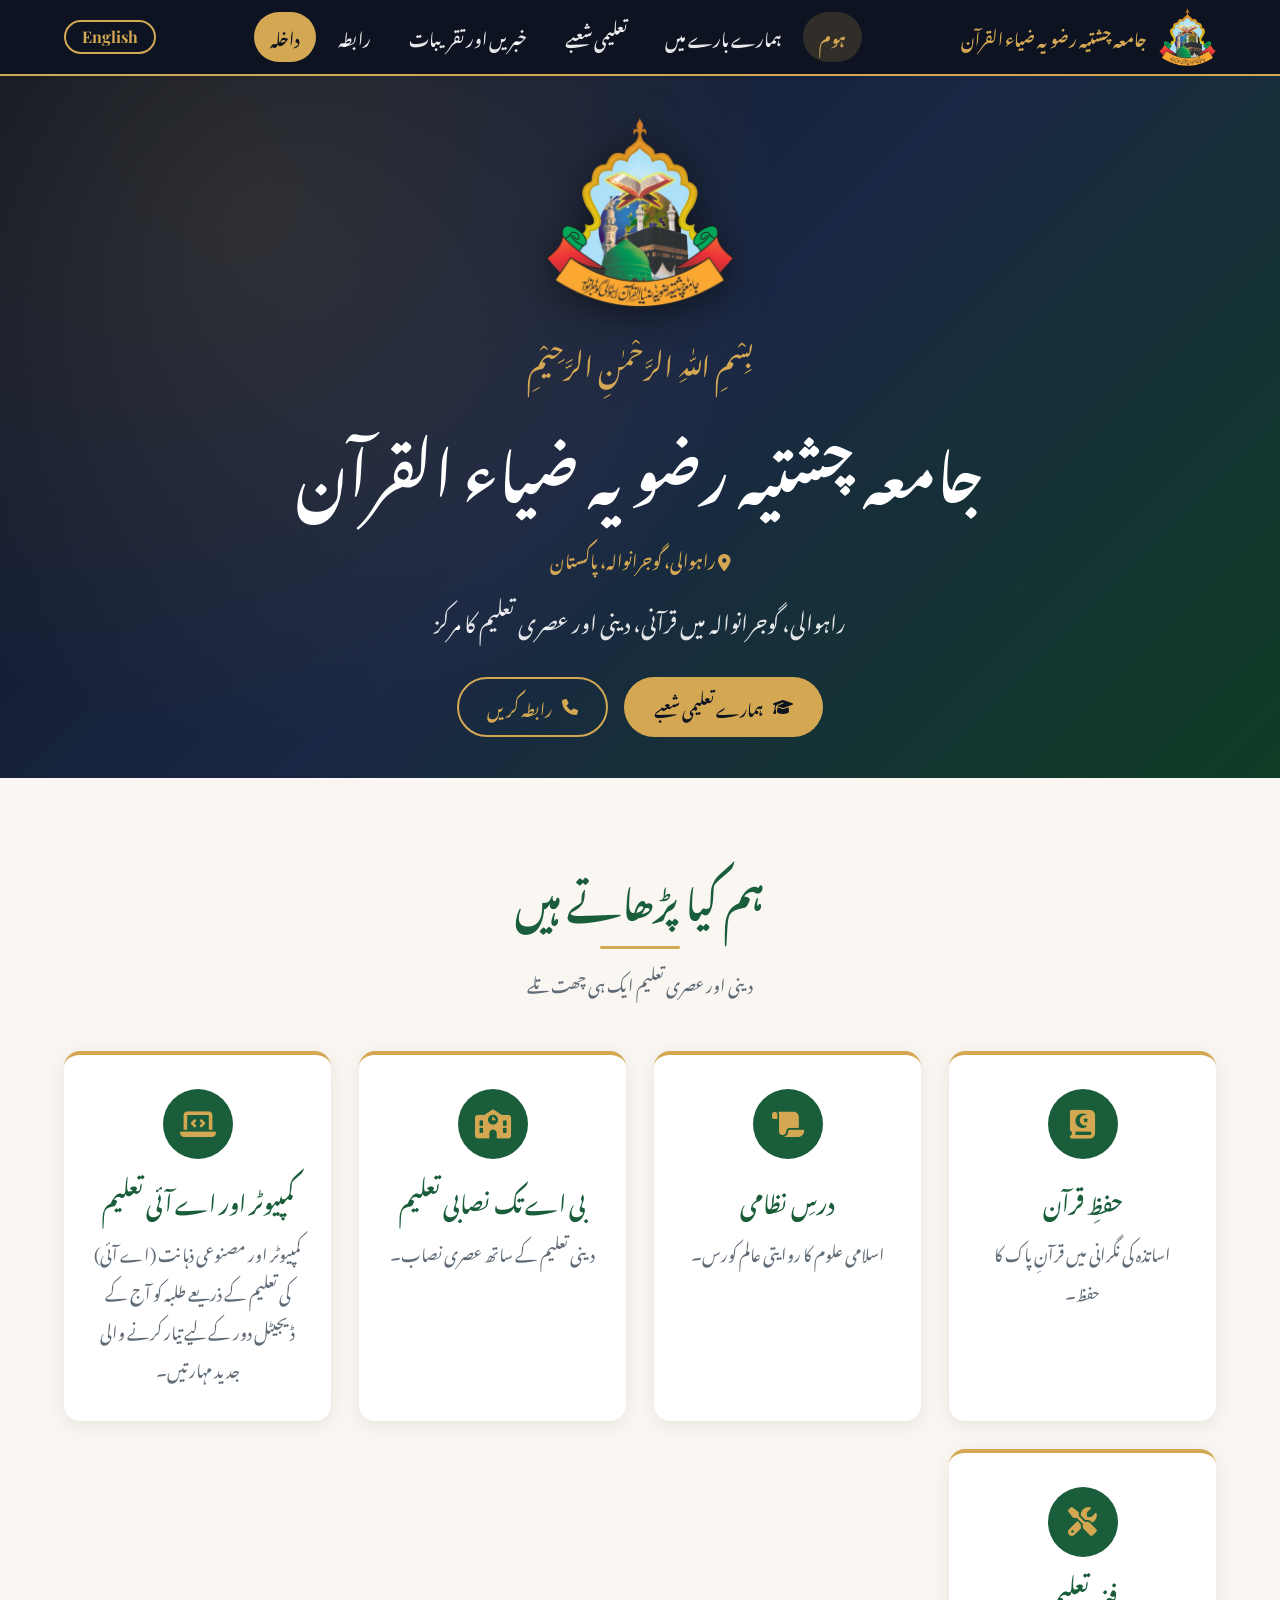
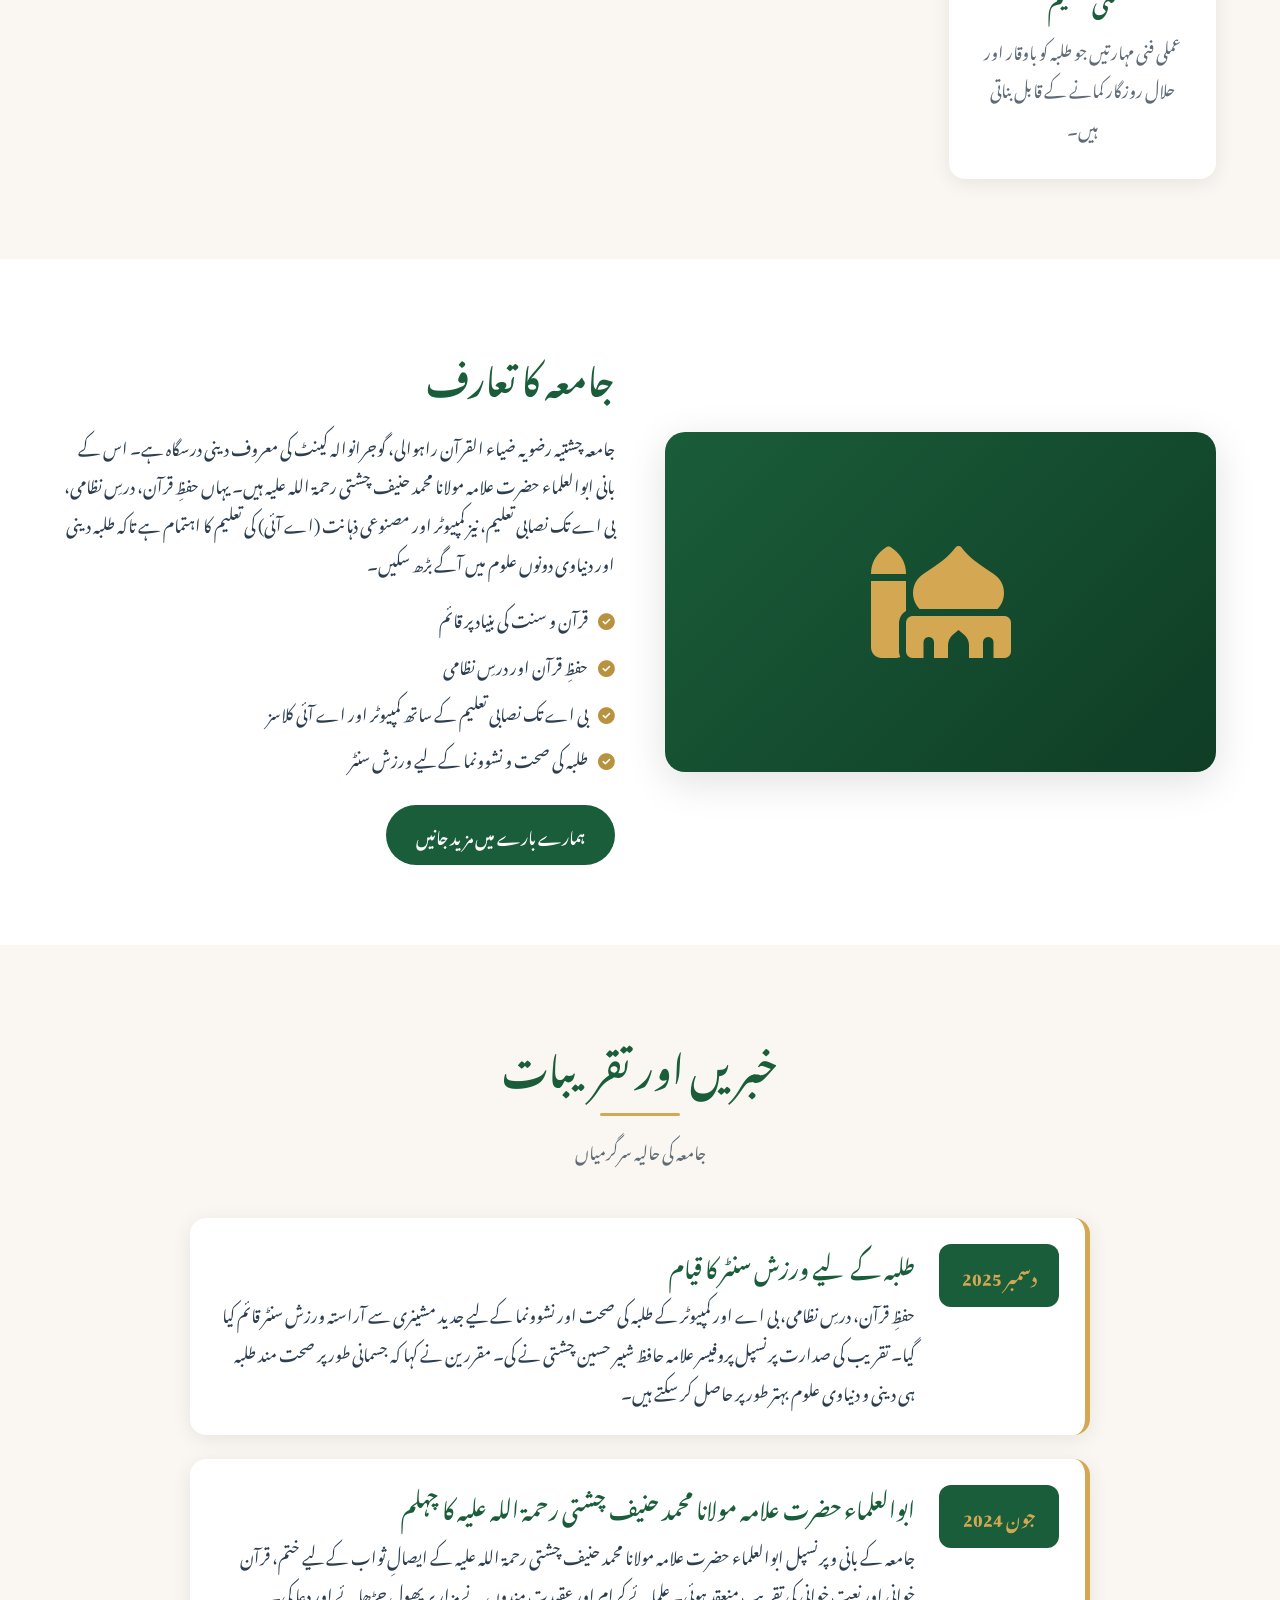
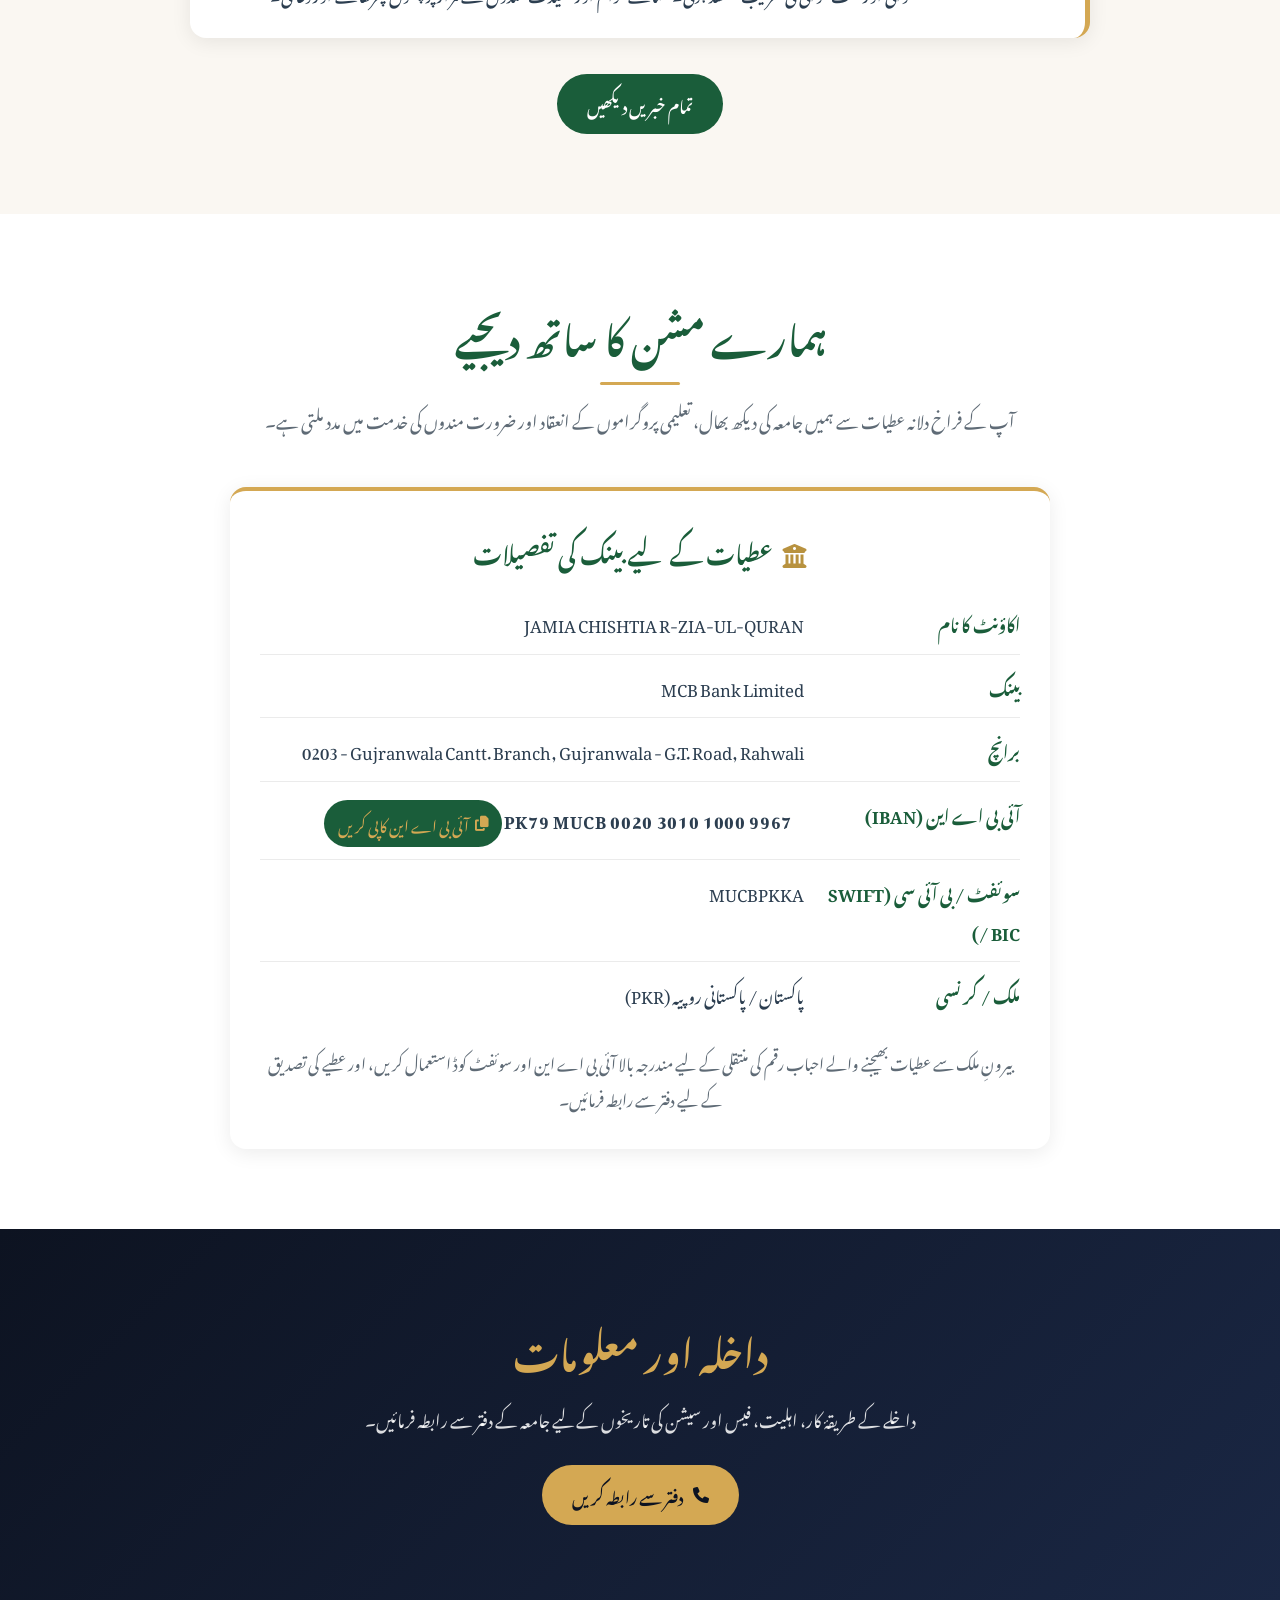
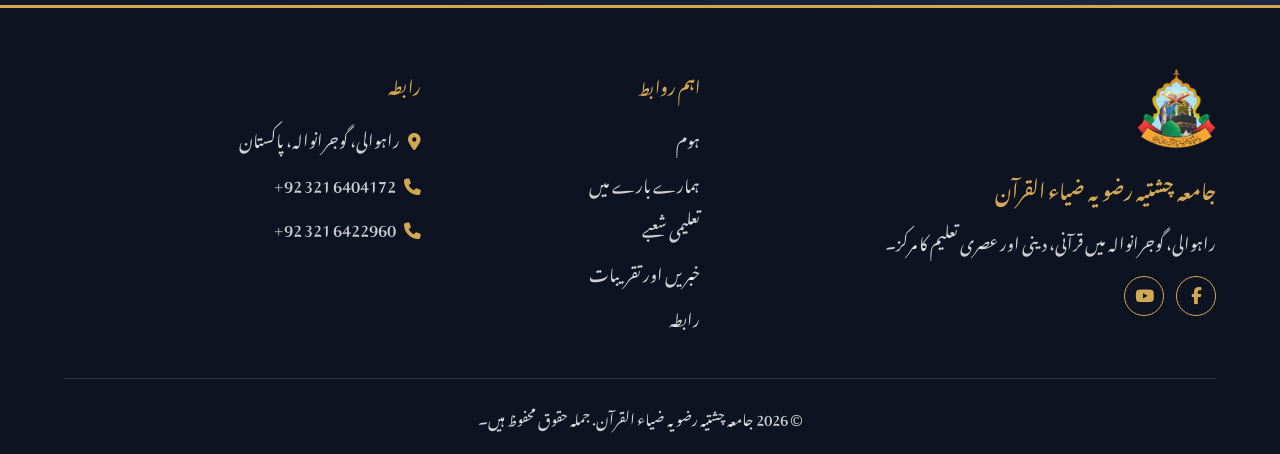
<file: index.html>
<!DOCTYPE html>
<html lang="ur" dir="rtl" class="js-pending">
<head>
  <meta charset="UTF-8">
  <meta name="viewport" content="width=device-width, initial-scale=1.0">
  <meta name="description" content="Jamia Chishtia Razvia Zia-ul-Quran, Rahwali, Gujranwala, Pakistan - Hifz-ul-Quran, Dars-e-Nizami, formal education up to B.A., and computer and AI (Artificial Intelligence) education.">
  <title>Jamia Chishtia Razvia Zia-ul-Quran | Rahwali, Gujranwala</title>
  <script>
    (function () {
      var l = localStorage.getItem('language'); if (l !== 'en') l = 'ur';
      document.documentElement.lang = l; document.documentElement.dir = l === 'ur' ? 'rtl' : 'ltr';
      setTimeout(function () { document.documentElement.classList.remove('js-pending'); }, 1500);
    })();
  </script>
  <link rel="preconnect" href="https://fonts.googleapis.com">
  <link rel="preconnect" href="https://fonts.gstatic.com" crossorigin>
  <link href="https://fonts.googleapis.com/css2?family=Cormorant+Garamond:wght@500;600;700&family=Noto+Nastaliq+Urdu:wght@400;600;700&family=Playfair+Display:wght@500;600;700&display=swap" rel="stylesheet">
  <link rel="stylesheet" href="https://cdnjs.cloudflare.com/ajax/libs/font-awesome/6.5.1/css/all.min.css">
  <link rel="stylesheet" href="css/styles.css">
  <link rel="icon" type="image/png" href="assets/images/jamia-logo.png">
</head>
<body data-page="home" data-title="titleHome">
  <div id="site-header"></div>

  <section class="hero">
    <div class="container">
      <img src="assets/images/jamia-logo.png" alt="Jamia Chishtia Razvia Zia-ul-Quran logo" class="hero-logo">
      <div class="bismillah">بِسْمِ اللّٰهِ الرَّحْمٰنِ الرَّحِيْمِ</div>
      <h1 data-translate="instName">Jamia Chishtia Razvia Zia-ul-Quran</h1>
      <div class="location"><i class="fas fa-location-dot"></i> <span data-translate="instLocation">Rahwali, Gujranwala, Pakistan</span></div>
      <p data-translate="heroSubtitle">A centre of Quranic, Islamic and contemporary education in Rahwali, Gujranwala</p>
      <div class="hero-buttons">
        <a href="programs.html" class="btn btn--gold"><i class="fas fa-graduation-cap"></i> <span data-translate="heroPrograms">Our Programs</span></a>
        <a href="contact.html" class="btn btn--outline"><i class="fas fa-phone"></i> <span data-translate="heroContact">Contact Us</span></a>
      </div>
    </div>
  </section>

  <section class="section">
    <div class="container">
      <div class="section-title">
        <h2 data-translate="whatWeTeach">What We Teach</h2>
        <p data-translate="whatWeTeachDesc">Religious and contemporary education under one roof</p>
      </div>
      <div class="card-grid">
        <a href="programs.html#hifz" class="card">
          <div class="icon"><i class="fas fa-book-quran"></i></div>
          <h3 data-translate="hifz">Hifz-ul-Quran</h3>
          <p data-translate="hifzDesc">Memorisation of the Holy Quran under the guidance of teachers.</p>
        </a>
        <a href="programs.html#dars-e-nizami" class="card">
          <div class="icon"><i class="fas fa-scroll"></i></div>
          <h3 data-translate="darsNizami">Dars-e-Nizami</h3>
          <p data-translate="darsNizamiDesc">The traditional Alim course in the Islamic sciences.</p>
        </a>
        <a href="programs.html#schooling" class="card">
          <div class="icon"><i class="fas fa-school"></i></div>
          <h3 data-translate="schooling">Formal Education up to B.A.</h3>
          <p data-translate="schoolingDesc">A contemporary curriculum alongside religious studies.</p>
        </a>
        <a href="programs.html#computer" class="card">
          <div class="icon"><i class="fas fa-laptop-code"></i></div>
          <h3 data-translate="computer">Computer &amp; AI Education</h3>
          <p data-translate="computerDesc">Computer skills and Artificial Intelligence (AI) education to prepare students for today's digital world.</p>
        </a>
        <a href="programs.html#technical" class="card">
          <div class="icon"><i class="fas fa-screwdriver-wrench"></i></div>
          <h3 data-translate="technical">Technical Education</h3>
          <p data-translate="technicalDesc">Hands-on vocational skills that help students earn an honest livelihood.</p>
        </a>
      </div>
    </div>
  </section>

  <section class="section section--alt">
    <div class="container split">
      <div class="split-visual"><i class="fas fa-mosque"></i></div>
      <div>
        <h2 data-translate="aboutPreviewTitle">About the Jamia</h2>
        <p data-translate="aboutPreviewText">Jamia Chishtia Razvia Zia-ul-Quran is a well-known religious institution in Rahwali, Gujranwala Cantt. Founded by Abul Ulama Hazrat Allama Maulana Muhammad Hanif Chishti (Rehmatullah Alaih), it brings together Quran memorisation, Dars-e-Nizami, formal schooling up to B.A., and computer and Artificial Intelligence (AI) education, so that students grow in both religious and worldly knowledge.</p>
        <ul class="check-list">
          <li><i class="fas fa-check-circle"></i><span data-translate="point1">Founded on the Quran and Sunnah</span></li>
          <li><i class="fas fa-check-circle"></i><span data-translate="point2">Quran memorisation and Dars-e-Nizami</span></li>
          <li><i class="fas fa-check-circle"></i><span data-translate="point3">Formal education up to B.A. with computer and AI classes</span></li>
          <li><i class="fas fa-check-circle"></i><span data-translate="point4">Fitness centre for students' health and growth</span></li>
        </ul>
        <a href="about.html" class="btn btn--green" style="margin-top: 24px;"><span data-translate="learnMore">Learn More About Us</span></a>
      </div>
    </div>
  </section>

  <section class="section">
    <div class="container">
      <div class="section-title">
        <h2 data-translate="latestNews">News &amp; Events</h2>
        <p data-translate="latestNewsDesc">Recent happenings at the Jamia</p>
      </div>
      <div class="news-list">
        <article class="news-card">
          <div class="news-date" data-translate="news1Date">December 2025</div>
          <div>
            <h3 data-translate="news1Title">Fitness centre opened for students</h3>
            <p data-translate="news1Text"></p>
          </div>
        </article>
        <article class="news-card">
          <div class="news-date" data-translate="news2Date">June 2024</div>
          <div>
            <h3 data-translate="news2Title">Chehlum of Abul Ulama Hazrat Allama Maulana Muhammad Hanif Chishti (Rehmatullah Alaih)</h3>
            <p data-translate="news2Text"></p>
          </div>
        </article>
      </div>
      <p style="text-align: center; margin-top: 36px;">
        <a href="news.html" class="btn btn--green"><span data-translate="viewAllNews">View All News</span></a>
      </p>
    </div>
  </section>

  <section class="section section--alt" id="donate">
    <div class="container">
      <div class="section-title">
        <h2 data-translate="donateTitle">Support Our Mission</h2>
        <p data-translate="donateDesc">Your generous donations help us maintain the Jamia, run educational programs, and serve those in need.</p>
      </div>
      <div class="bank-card">
        <h3><i class="fas fa-building-columns"></i> <span data-translate="bankDetailsTitle">Bank Details for Donations</span></h3>
        <dl class="bank-list">
          <div class="bank-row">
            <dt data-translate="bankAccountTitle">Account Title</dt>
            <dd><bdi dir="ltr">JAMIA CHISHTIA R-ZIA-UL-QURAN</bdi></dd>
          </div>
          <div class="bank-row">
            <dt data-translate="bankName">Bank</dt>
            <dd><bdi dir="ltr">MCB Bank Limited</bdi></dd>
          </div>
          <div class="bank-row">
            <dt data-translate="bankBranch">Branch</dt>
            <dd><bdi dir="ltr">0203 - Gujranwala Cantt. Branch, Gujranwala - G.T. Road, Rahwali</bdi></dd>
          </div>
          <div class="bank-row">
            <dt data-translate="bankIban">IBAN</dt>
            <dd>
              <bdi dir="ltr" class="bank-iban">PK79 MUCB 0020 3010 1000 9967</bdi>
              <button type="button" class="copy-btn" data-copy="PK79MUCB0020301010009967"><i class="fas fa-copy"></i> <span data-translate="copyIban">Copy IBAN</span></button>
            </dd>
          </div>
          <div class="bank-row">
            <dt data-translate="bankSwift">SWIFT / BIC</dt>
            <dd><bdi dir="ltr">MUCBPKKA</bdi></dd>
          </div>
          <div class="bank-row">
            <dt data-translate="bankCountry">Country / Currency</dt>
            <dd data-translate="bankCountryValue">Pakistan / Pakistani Rupee (PKR)</dd>
          </div>
        </dl>
        <p class="bank-note" data-translate="bankNote">International donors: please use the IBAN and SWIFT/BIC code above for transfers, and contact the office to confirm your donation.</p>
      </div>
    </div>
  </section>

  <section class="section section--dark cta">
    <div class="container">
      <h2 data-translate="ctaTitle">Admissions &amp; Enquiries</h2>
      <p data-translate="ctaText">For admission procedure, eligibility, fees and session dates, please contact the Jamia office.</p>
      <a href="contact.html" class="btn btn--gold"><i class="fas fa-phone"></i> <span data-translate="ctaButton">Contact the Office</span></a>
    </div>
  </section>

  <div id="site-footer"></div>

  <script src="js/translations.js"></script>
  <script src="js/main.js"></script>
</body>
</html>
</file>
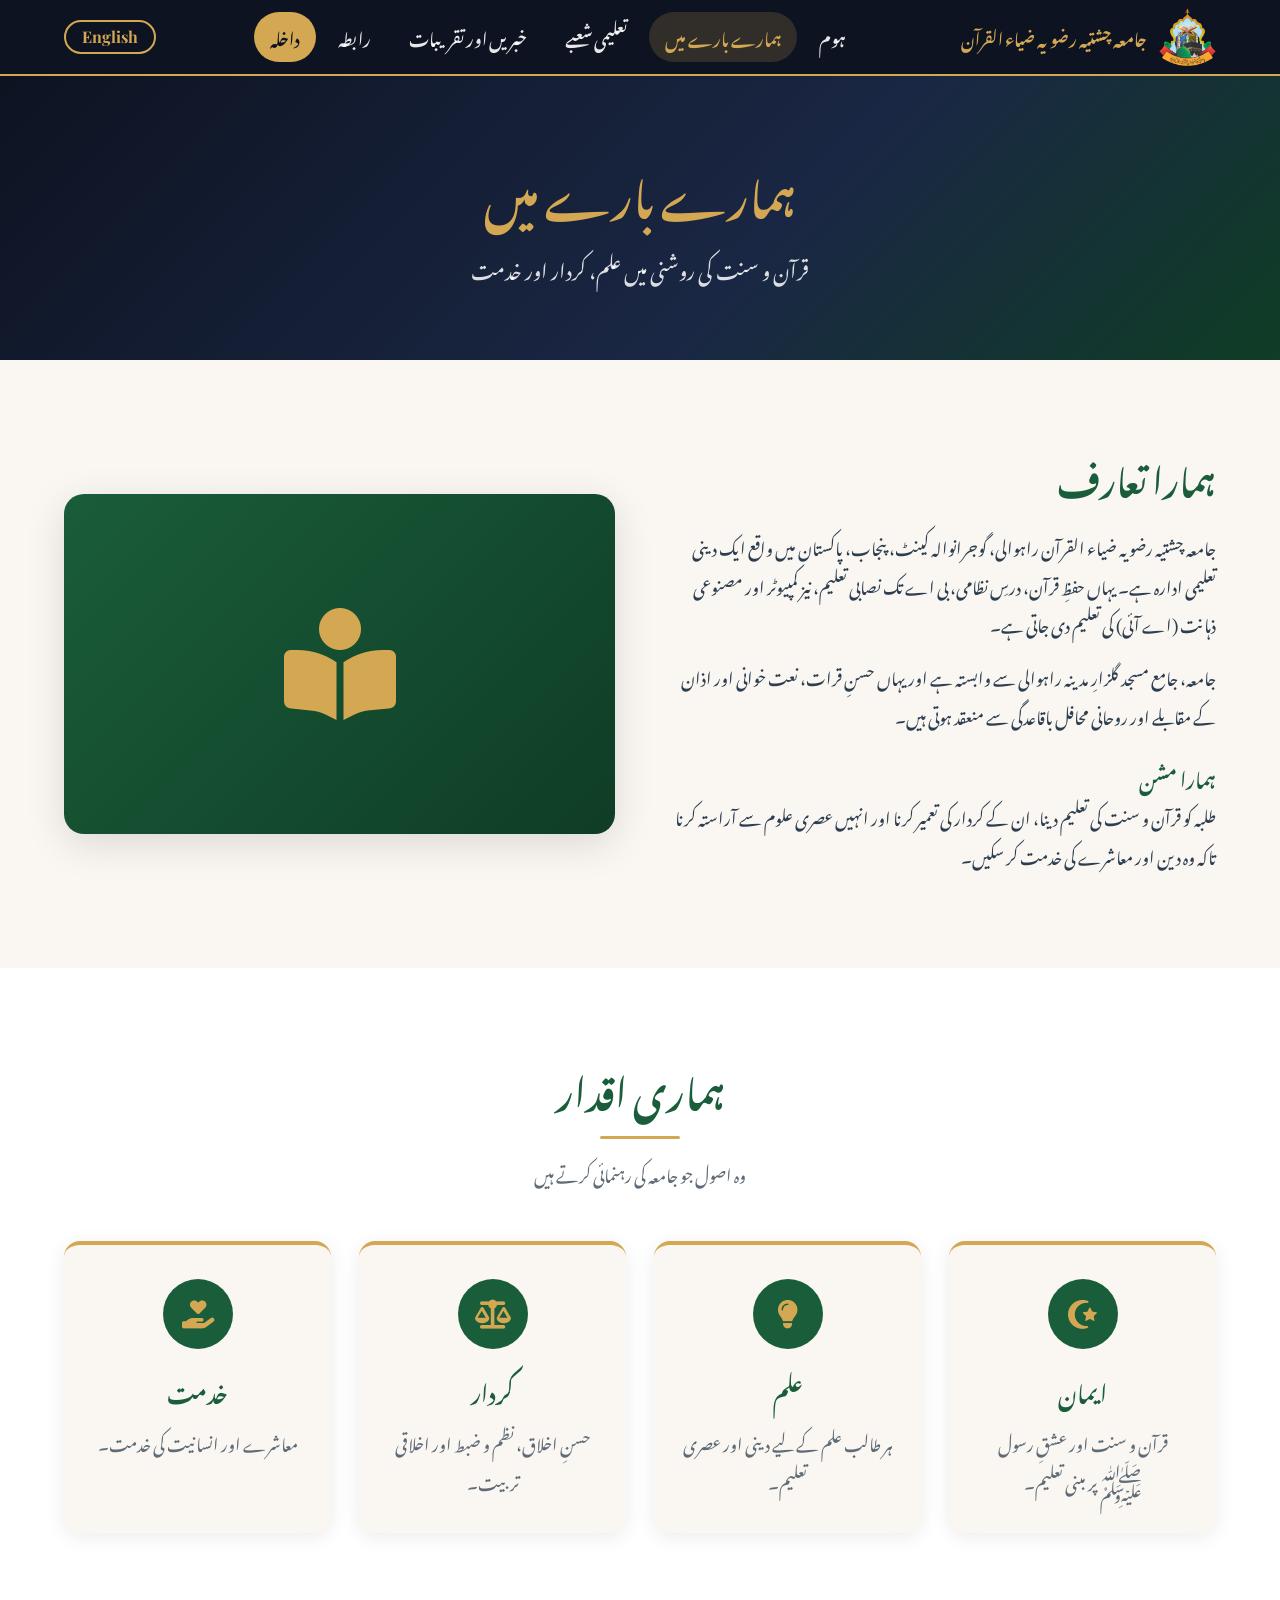
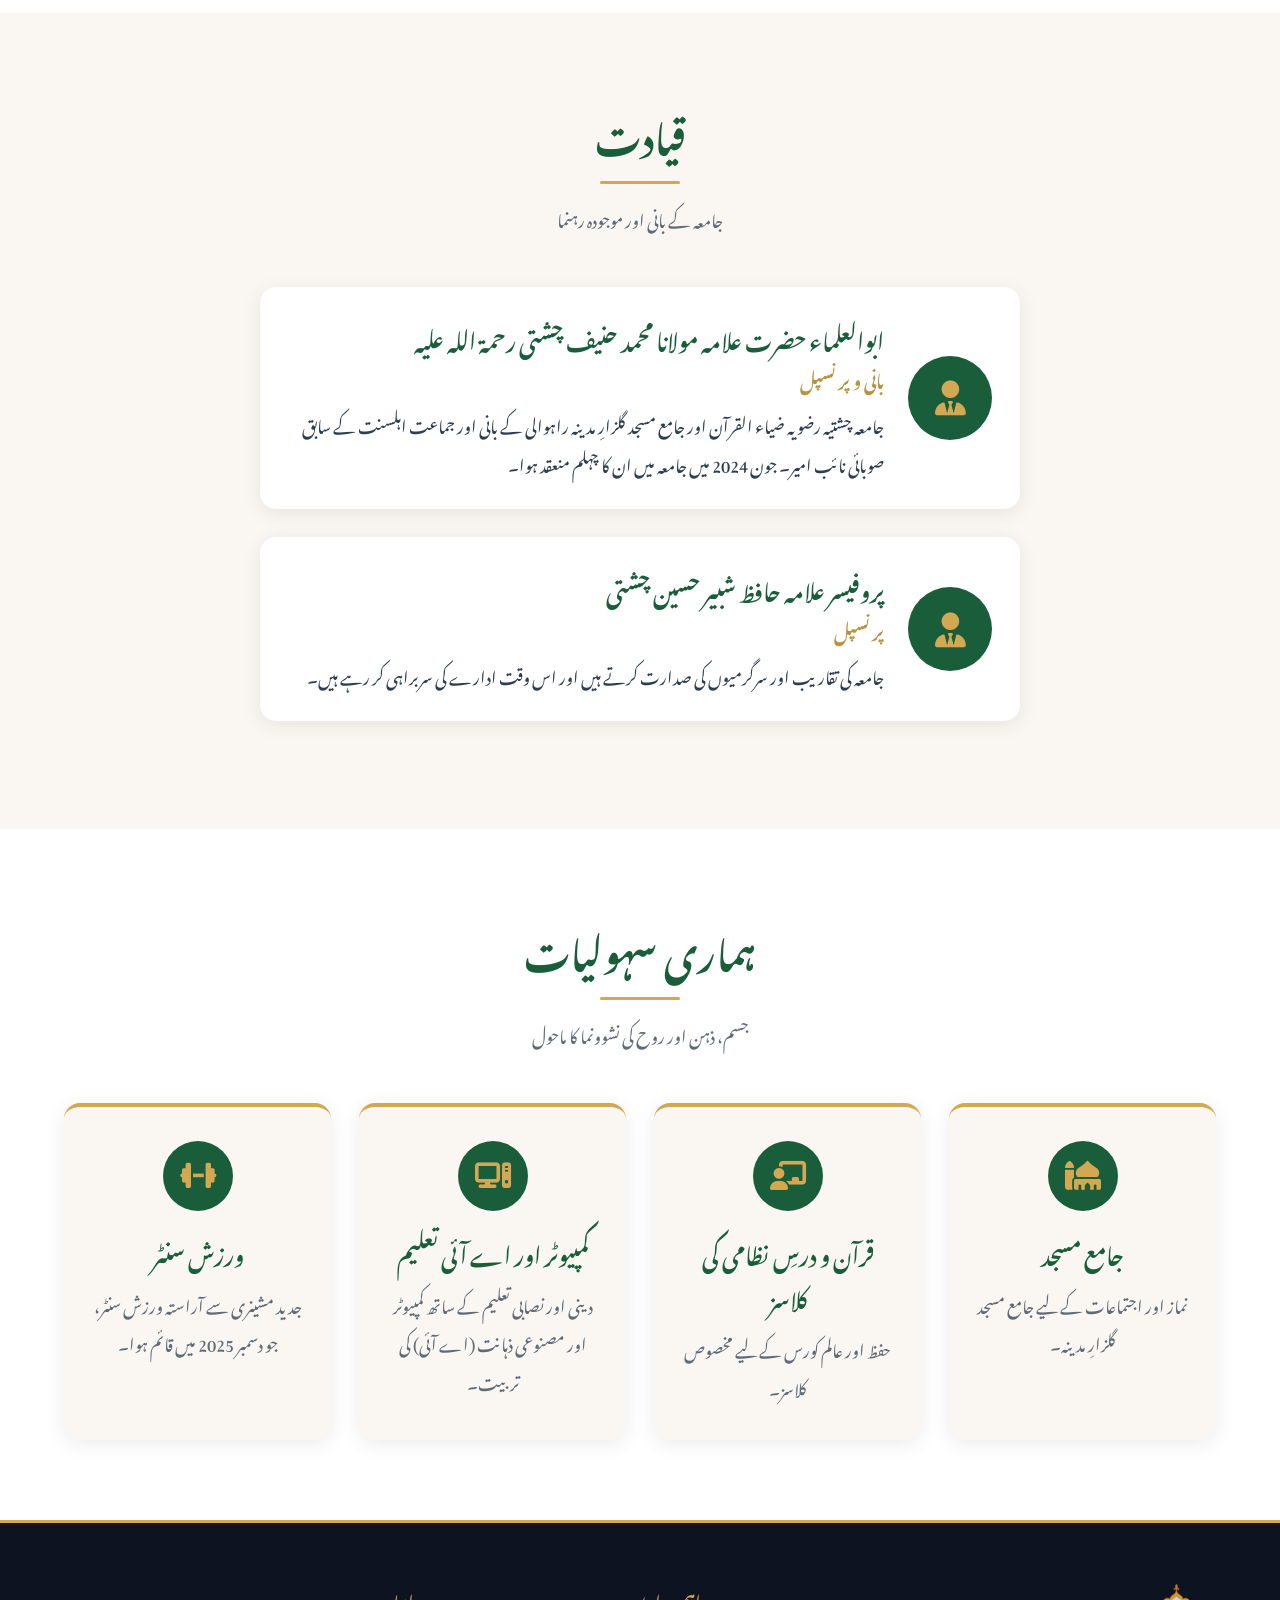
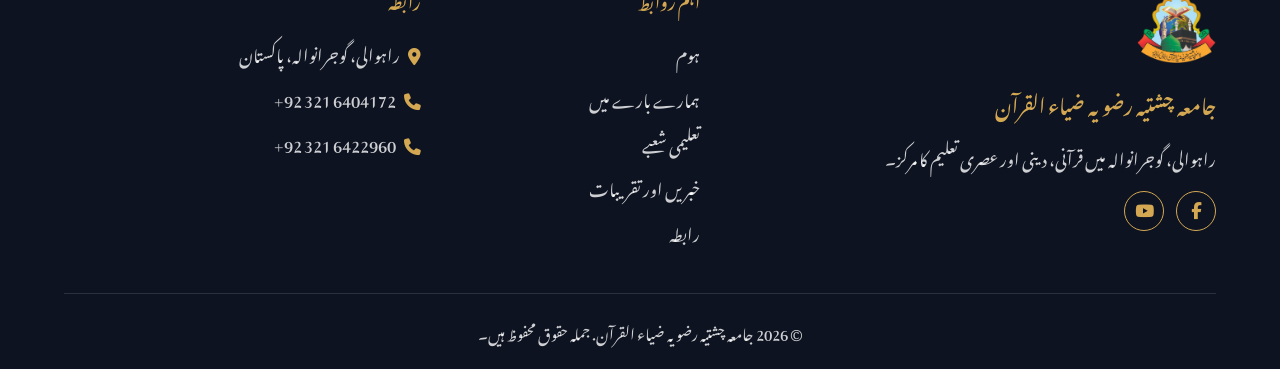
<file: about.html>
<!DOCTYPE html>
<html lang="ur" dir="rtl" class="js-pending">
<head>
  <meta charset="UTF-8">
  <meta name="viewport" content="width=device-width, initial-scale=1.0">
  <meta name="description" content="About Jamia Chishtia Razvia Zia-ul-Quran, Rahwali, Gujranwala - our mission, values, founder and leadership.">
  <title>About Us | Jamia Chishtia Razvia Zia-ul-Quran</title>
  <script>
    (function () {
      var l = localStorage.getItem('language'); if (l !== 'en') l = 'ur';
      document.documentElement.lang = l; document.documentElement.dir = l === 'ur' ? 'rtl' : 'ltr';
      setTimeout(function () { document.documentElement.classList.remove('js-pending'); }, 1500);
    })();
  </script>
  <link rel="preconnect" href="https://fonts.googleapis.com">
  <link rel="preconnect" href="https://fonts.gstatic.com" crossorigin>
  <link href="https://fonts.googleapis.com/css2?family=Cormorant+Garamond:wght@500;600;700&family=Noto+Nastaliq+Urdu:wght@400;600;700&family=Playfair+Display:wght@500;600;700&display=swap" rel="stylesheet">
  <link rel="stylesheet" href="https://cdnjs.cloudflare.com/ajax/libs/font-awesome/6.5.1/css/all.min.css">
  <link rel="stylesheet" href="css/styles.css">
  <link rel="icon" type="image/png" href="assets/images/jamia-logo.png">
</head>
<body data-page="about" data-title="titleAbout">
  <div id="site-header"></div>

  <header class="page-header">
    <h1 data-translate="aboutTitle">About Us</h1>
    <p data-translate="aboutSubtitle">Knowledge, character and service in the light of the Quran and Sunnah</p>
  </header>

  <section class="section">
    <div class="container split">
      <div>
        <h2 data-translate="whoWeAre">Who We Are</h2>
        <p data-translate="whoWeAreText1"></p>
        <p data-translate="whoWeAreText2"></p>
        <h3 style="margin-top: 24px;" data-translate="missionTitle">Our Mission</h3>
        <p data-translate="missionText"></p>
      </div>
      <div class="split-visual"><i class="fas fa-book-open-reader"></i></div>
    </div>
  </section>

  <section class="section section--alt">
    <div class="container">
      <div class="section-title">
        <h2 data-translate="valuesTitle">Our Values</h2>
        <p data-translate="valuesDesc">The principles that guide the Jamia</p>
      </div>
      <div class="card-grid">
        <div class="card">
          <div class="icon"><i class="fas fa-star-and-crescent"></i></div>
          <h3 data-translate="valueFaith">Faith</h3>
          <p data-translate="valueFaithDesc"></p>
        </div>
        <div class="card">
          <div class="icon"><i class="fas fa-lightbulb"></i></div>
          <h3 data-translate="valueKnowledge">Knowledge</h3>
          <p data-translate="valueKnowledgeDesc"></p>
        </div>
        <div class="card">
          <div class="icon"><i class="fas fa-scale-balanced"></i></div>
          <h3 data-translate="valueCharacter">Character</h3>
          <p data-translate="valueCharacterDesc"></p>
        </div>
        <div class="card">
          <div class="icon"><i class="fas fa-hand-holding-heart"></i></div>
          <h3 data-translate="valueService">Service</h3>
          <p data-translate="valueServiceDesc"></p>
        </div>
      </div>
    </div>
  </section>

  <section class="section">
    <div class="container">
      <div class="section-title">
        <h2 data-translate="leadershipTitle">Leadership</h2>
        <p data-translate="leadershipDesc">Those who established and guide the Jamia</p>
      </div>
      <div class="person-card">
        <div class="avatar"><i class="fas fa-user-tie"></i></div>
        <div>
          <h3 data-translate="founderName">Abul Ulama Hazrat Allama Maulana Muhammad Hanif Chishti (Rehmatullah Alaih)</h3>
          <div class="role" data-translate="founderRole">Founder and Principal</div>
          <p data-translate="founderText"></p>
        </div>
      </div>
      <div class="person-card">
        <div class="avatar"><i class="fas fa-user-tie"></i></div>
        <div>
          <h3 data-translate="currentName">Professor Allama Hafiz Shabbir Hussain Chishti</h3>
          <div class="role" data-translate="currentRole">Principal</div>
          <p data-translate="currentText"></p>
        </div>
      </div>
    </div>
  </section>

  <section class="section section--alt">
    <div class="container">
      <div class="section-title">
        <h2 data-translate="facilitiesTitle">Our Facilities</h2>
        <p data-translate="facilitiesDesc">A learning environment for body, mind and soul</p>
      </div>
      <div class="card-grid">
        <div class="card">
          <div class="icon"><i class="fas fa-mosque"></i></div>
          <h3 data-translate="facMasjid">Jamia Masjid</h3>
          <p data-translate="facMasjidDesc"></p>
        </div>
        <div class="card">
          <div class="icon"><i class="fas fa-chalkboard-user"></i></div>
          <h3 data-translate="facClasses">Quran &amp; Dars-e-Nizami Classes</h3>
          <p data-translate="facClassesDesc"></p>
        </div>
        <div class="card">
          <div class="icon"><i class="fas fa-computer"></i></div>
          <h3 data-translate="facComputer">Computer &amp; AI Education</h3>
          <p data-translate="facComputerDesc"></p>
        </div>
        <div class="card">
          <div class="icon"><i class="fas fa-dumbbell"></i></div>
          <h3 data-translate="facFitness">Fitness Centre</h3>
          <p data-translate="facFitnessDesc"></p>
        </div>
      </div>
    </div>
  </section>

  <div id="site-footer"></div>

  <script src="js/translations.js"></script>
  <script src="js/main.js"></script>
</body>
</html>
</file>
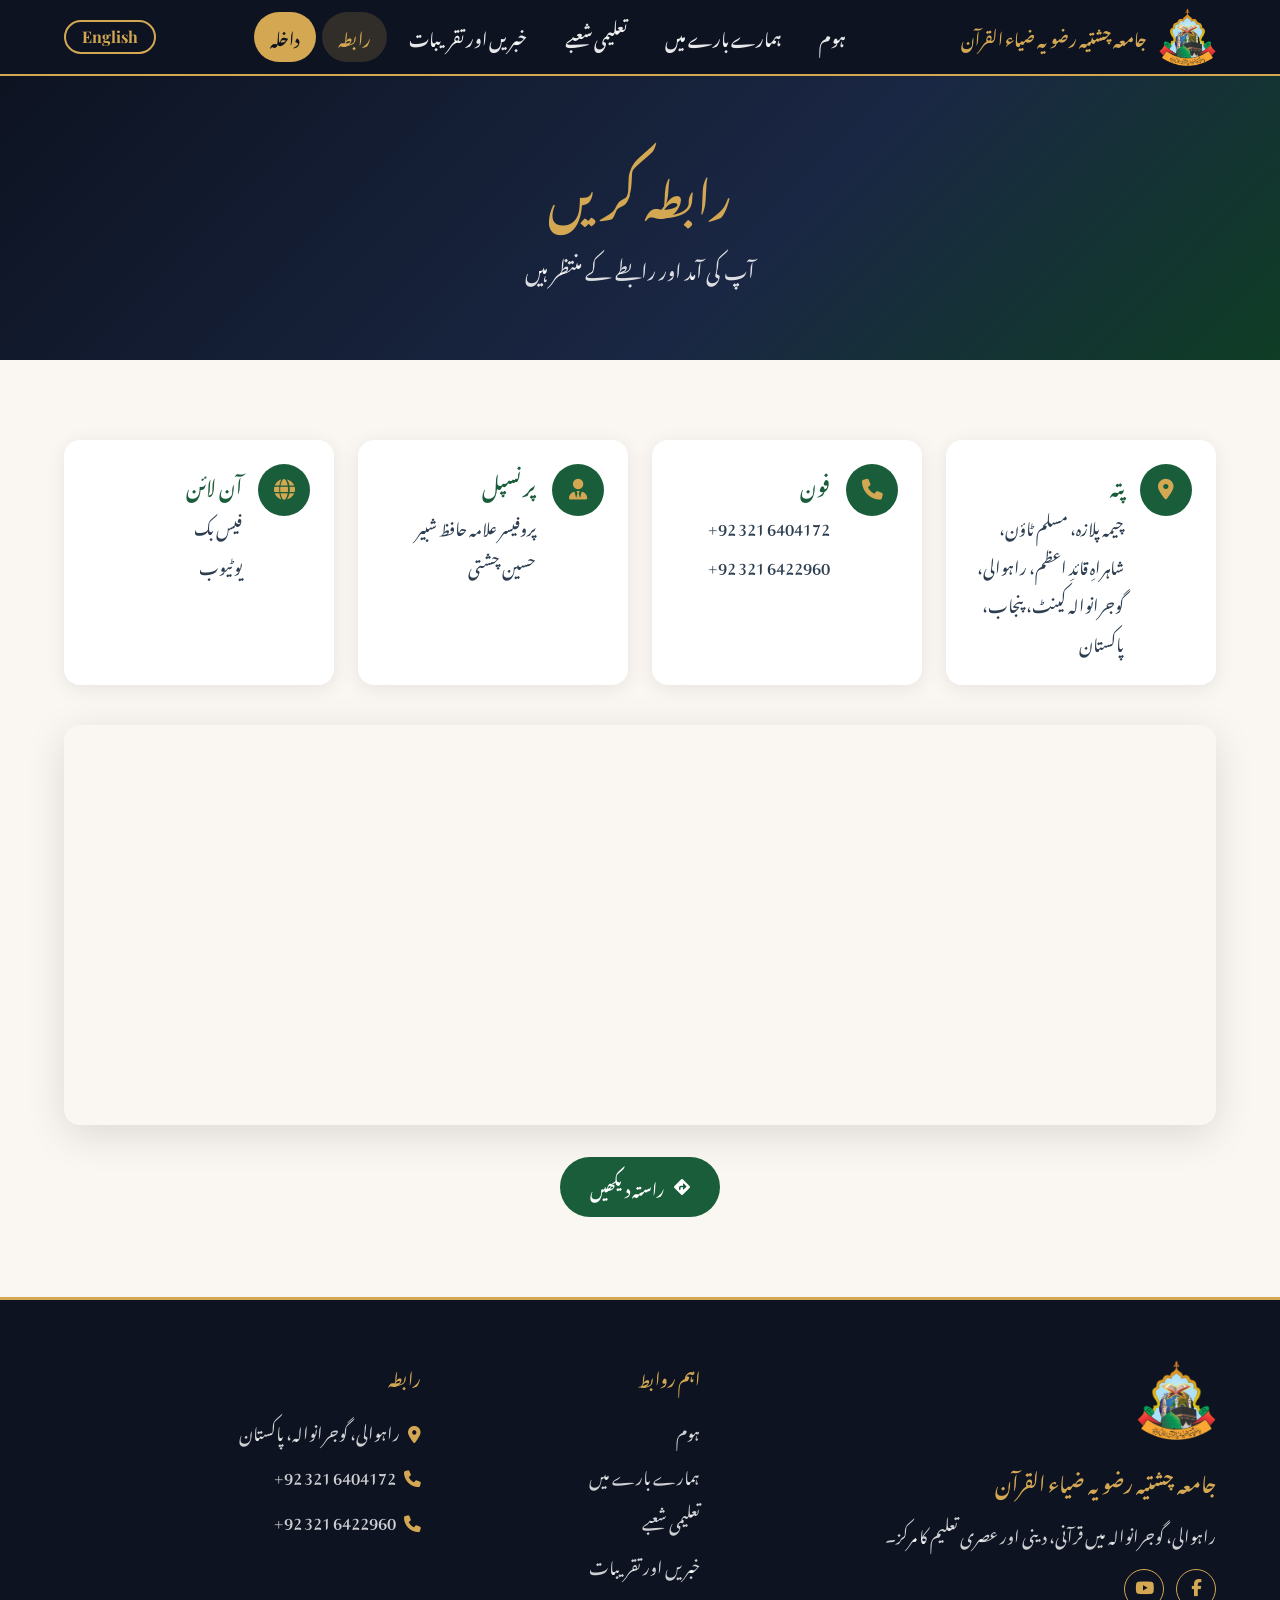
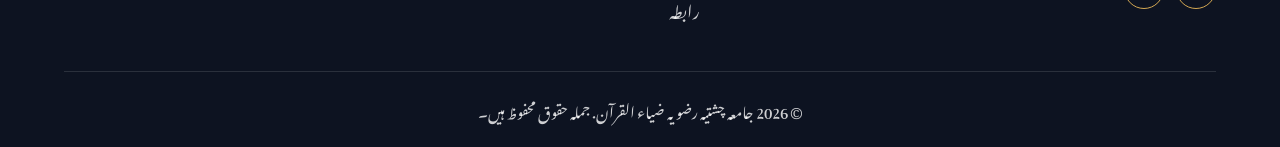
<file: contact.html>
<!DOCTYPE html>
<html lang="ur" dir="rtl" class="js-pending">
<head>
  <meta charset="UTF-8">
  <meta name="viewport" content="width=device-width, initial-scale=1.0">
  <meta name="description" content="Contact Jamia Chishtia Razvia Zia-ul-Quran, Rahwali, Gujranwala Cantt - address, phone and map.">
  <title>Contact | Jamia Chishtia Razvia Zia-ul-Quran</title>
  <script>
    (function () {
      var l = localStorage.getItem('language'); if (l !== 'en') l = 'ur';
      document.documentElement.lang = l; document.documentElement.dir = l === 'ur' ? 'rtl' : 'ltr';
      setTimeout(function () { document.documentElement.classList.remove('js-pending'); }, 1500);
    })();
  </script>
  <link rel="preconnect" href="https://fonts.googleapis.com">
  <link rel="preconnect" href="https://fonts.gstatic.com" crossorigin>
  <link href="https://fonts.googleapis.com/css2?family=Cormorant+Garamond:wght@500;600;700&family=Noto+Nastaliq+Urdu:wght@400;600;700&family=Playfair+Display:wght@500;600;700&display=swap" rel="stylesheet">
  <link rel="stylesheet" href="https://cdnjs.cloudflare.com/ajax/libs/font-awesome/6.5.1/css/all.min.css">
  <link rel="stylesheet" href="css/styles.css">
  <link rel="icon" type="image/png" href="assets/images/jamia-logo.png">
</head>
<body data-page="contact" data-title="titleContact">
  <div id="site-header"></div>

  <header class="page-header">
    <h1 data-translate="contactTitle">Contact Us</h1>
    <p data-translate="contactSubtitle">We would be glad to hear from you</p>
  </header>

  <section class="section">
    <div class="container">
      <div class="contact-grid">
        <div class="contact-item">
          <div class="icon"><i class="fas fa-location-dot"></i></div>
          <div>
            <h4 data-translate="addressLabel">Address</h4>
            <p data-translate="addressText">Cheema Plaza, Muslim Town, Shahrah-e-Quaid-e-Azam, Rahwali, Gujranwala Cantt, Punjab, Pakistan</p>
          </div>
        </div>
        <div class="contact-item">
          <div class="icon"><i class="fas fa-phone"></i></div>
          <div>
            <h4 data-translate="phoneLabel">Phone</h4>
            <p>
              <a data-site-link="phone" href="#"><bdi dir="ltr">+92 321 6404172</bdi></a><br>
              <a data-site-link="phone2" href="#"><bdi dir="ltr">+92 321 6422960</bdi></a>
            </p>
          </div>
        </div>
        <div class="contact-item">
          <div class="icon"><i class="fas fa-user-tie"></i></div>
          <div>
            <h4 data-translate="adminLabel">Principal</h4>
            <p data-translate="currentName">Professor Allama Hafiz Shabbir Hussain Chishti</p>
          </div>
        </div>
        <div class="contact-item">
          <div class="icon"><i class="fas fa-globe"></i></div>
          <div>
            <h4 data-translate="socialLabel">Online</h4>
            <p>
              <a data-site-link="facebook" href="#" target="_blank" rel="noopener" data-translate="facebook">Facebook</a><br>
              <a data-site-link="youtube" href="#" target="_blank" rel="noopener" data-translate="youtube">YouTube</a>
            </p>
          </div>
        </div>
      </div>

      <iframe id="mapFrame" class="map-frame" title="Map" loading="lazy" referrerpolicy="no-referrer-when-downgrade"></iframe>
      <p style="text-align: center; margin-top: 24px;">
        <a id="directionsLink" href="#" target="_blank" rel="noopener" class="btn btn--green"><i class="fas fa-diamond-turn-right"></i> <span data-translate="getDirections">Get Directions</span></a>
      </p>
    </div>
  </section>

  <div id="site-footer"></div>

  <script src="js/translations.js"></script>
  <script src="js/main.js"></script>
</body>
</html>
</file>
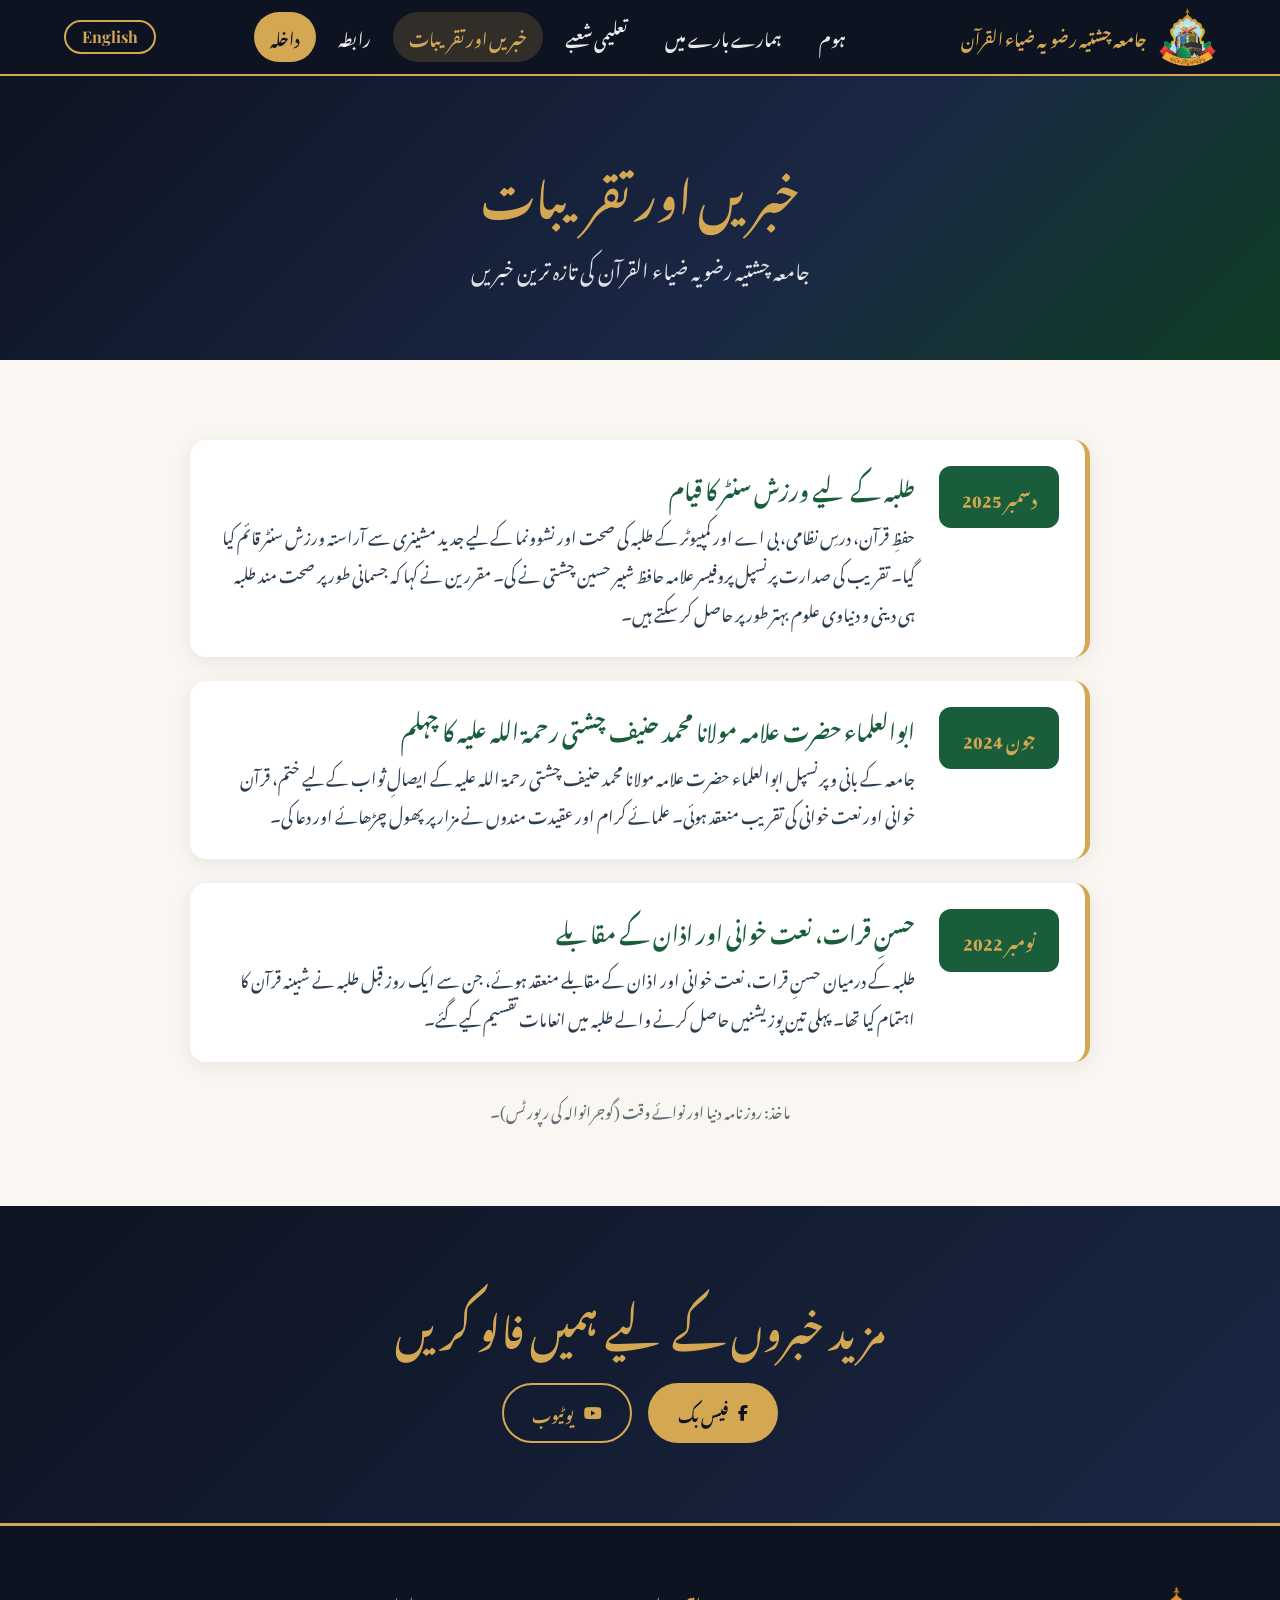
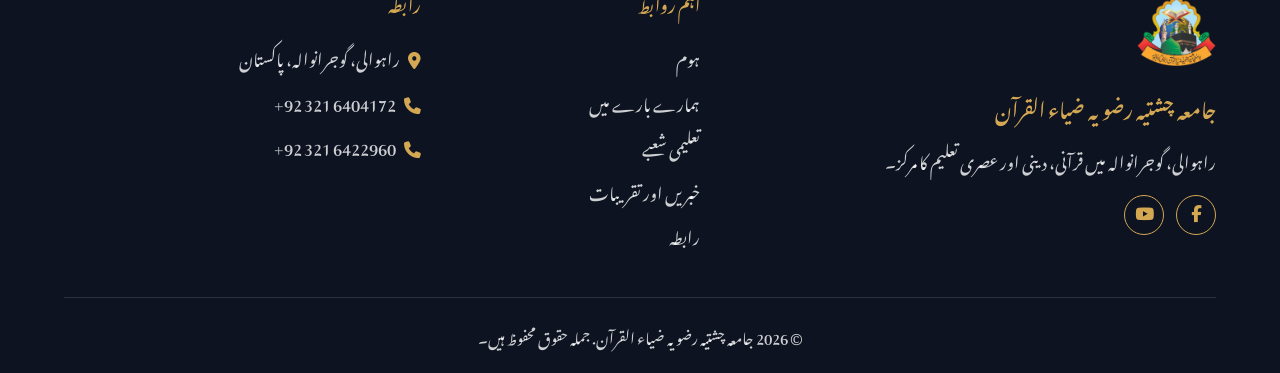
<file: news.html>
<!DOCTYPE html>
<html lang="ur" dir="rtl" class="js-pending">
<head>
  <meta charset="UTF-8">
  <meta name="viewport" content="width=device-width, initial-scale=1.0">
  <meta name="description" content="News and events from Jamia Chishtia Razvia Zia-ul-Quran, Rahwali, Gujranwala.">
  <title>News &amp; Events | Jamia Chishtia Razvia Zia-ul-Quran</title>
  <script>
    (function () {
      var l = localStorage.getItem('language'); if (l !== 'en') l = 'ur';
      document.documentElement.lang = l; document.documentElement.dir = l === 'ur' ? 'rtl' : 'ltr';
      setTimeout(function () { document.documentElement.classList.remove('js-pending'); }, 1500);
    })();
  </script>
  <link rel="preconnect" href="https://fonts.googleapis.com">
  <link rel="preconnect" href="https://fonts.gstatic.com" crossorigin>
  <link href="https://fonts.googleapis.com/css2?family=Cormorant+Garamond:wght@500;600;700&family=Noto+Nastaliq+Urdu:wght@400;600;700&family=Playfair+Display:wght@500;600;700&display=swap" rel="stylesheet">
  <link rel="stylesheet" href="https://cdnjs.cloudflare.com/ajax/libs/font-awesome/6.5.1/css/all.min.css">
  <link rel="stylesheet" href="css/styles.css">
  <link rel="icon" type="image/png" href="assets/images/jamia-logo.png">
</head>
<body data-page="news" data-title="titleNews">
  <div id="site-header"></div>

  <header class="page-header">
    <h1 data-translate="newsTitle">News &amp; Events</h1>
    <p data-translate="newsSubtitle">Latest from Jamia Chishtia Razvia Zia-ul-Quran</p>
  </header>

  <section class="section">
    <div class="container">
      <div class="news-list">
        <article class="news-card">
          <div class="news-date" data-translate="news1Date">December 2025</div>
          <div>
            <h3 data-translate="news1Title">Fitness centre opened for students</h3>
            <p data-translate="news1Text"></p>
          </div>
        </article>
        <article class="news-card">
          <div class="news-date" data-translate="news2Date">June 2024</div>
          <div>
            <h3 data-translate="news2Title">Chehlum of Abul Ulama Hazrat Allama Maulana Muhammad Hanif Chishti (Rehmatullah Alaih)</h3>
            <p data-translate="news2Text"></p>
          </div>
        </article>
        <article class="news-card">
          <div class="news-date" data-translate="news3Date">November 2022</div>
          <div>
            <h3 data-translate="news3Title">Qirat, Naat and Azan competitions</h3>
            <p data-translate="news3Text"></p>
          </div>
        </article>
      </div>
      <p class="news-source" data-translate="newsSource"></p>
    </div>
  </section>

  <section class="section section--dark cta">
    <div class="container">
      <h2 data-translate="followUs">Follow us for more updates</h2>
      <div class="hero-buttons" style="margin-top: 20px;">
        <a data-site-link="facebook" href="#" target="_blank" rel="noopener" class="btn btn--gold"><i class="fab fa-facebook-f"></i> <span data-translate="facebook">Facebook</span></a>
        <a data-site-link="youtube" href="#" target="_blank" rel="noopener" class="btn btn--outline"><i class="fab fa-youtube"></i> <span data-translate="youtube">YouTube</span></a>
      </div>
    </div>
  </section>

  <div id="site-footer"></div>

  <script src="js/translations.js"></script>
  <script src="js/main.js"></script>
</body>
</html>
</file>
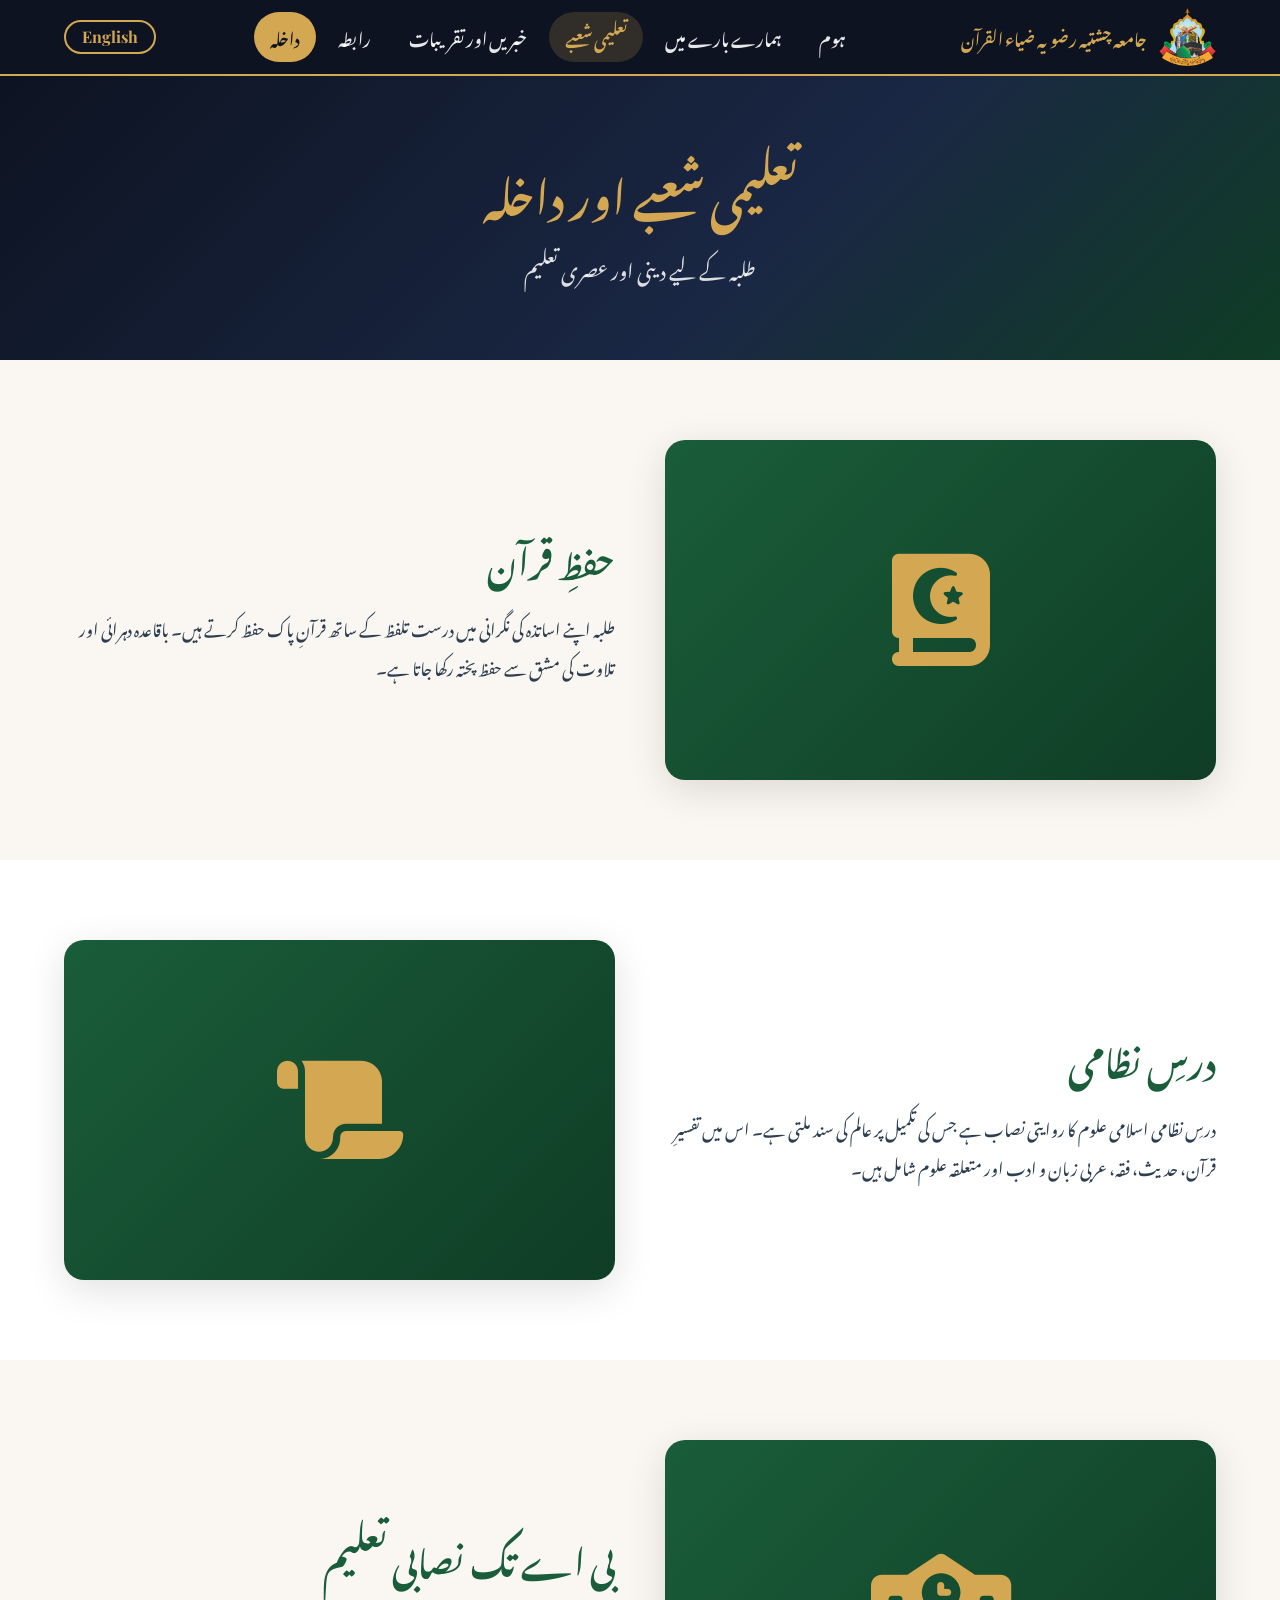
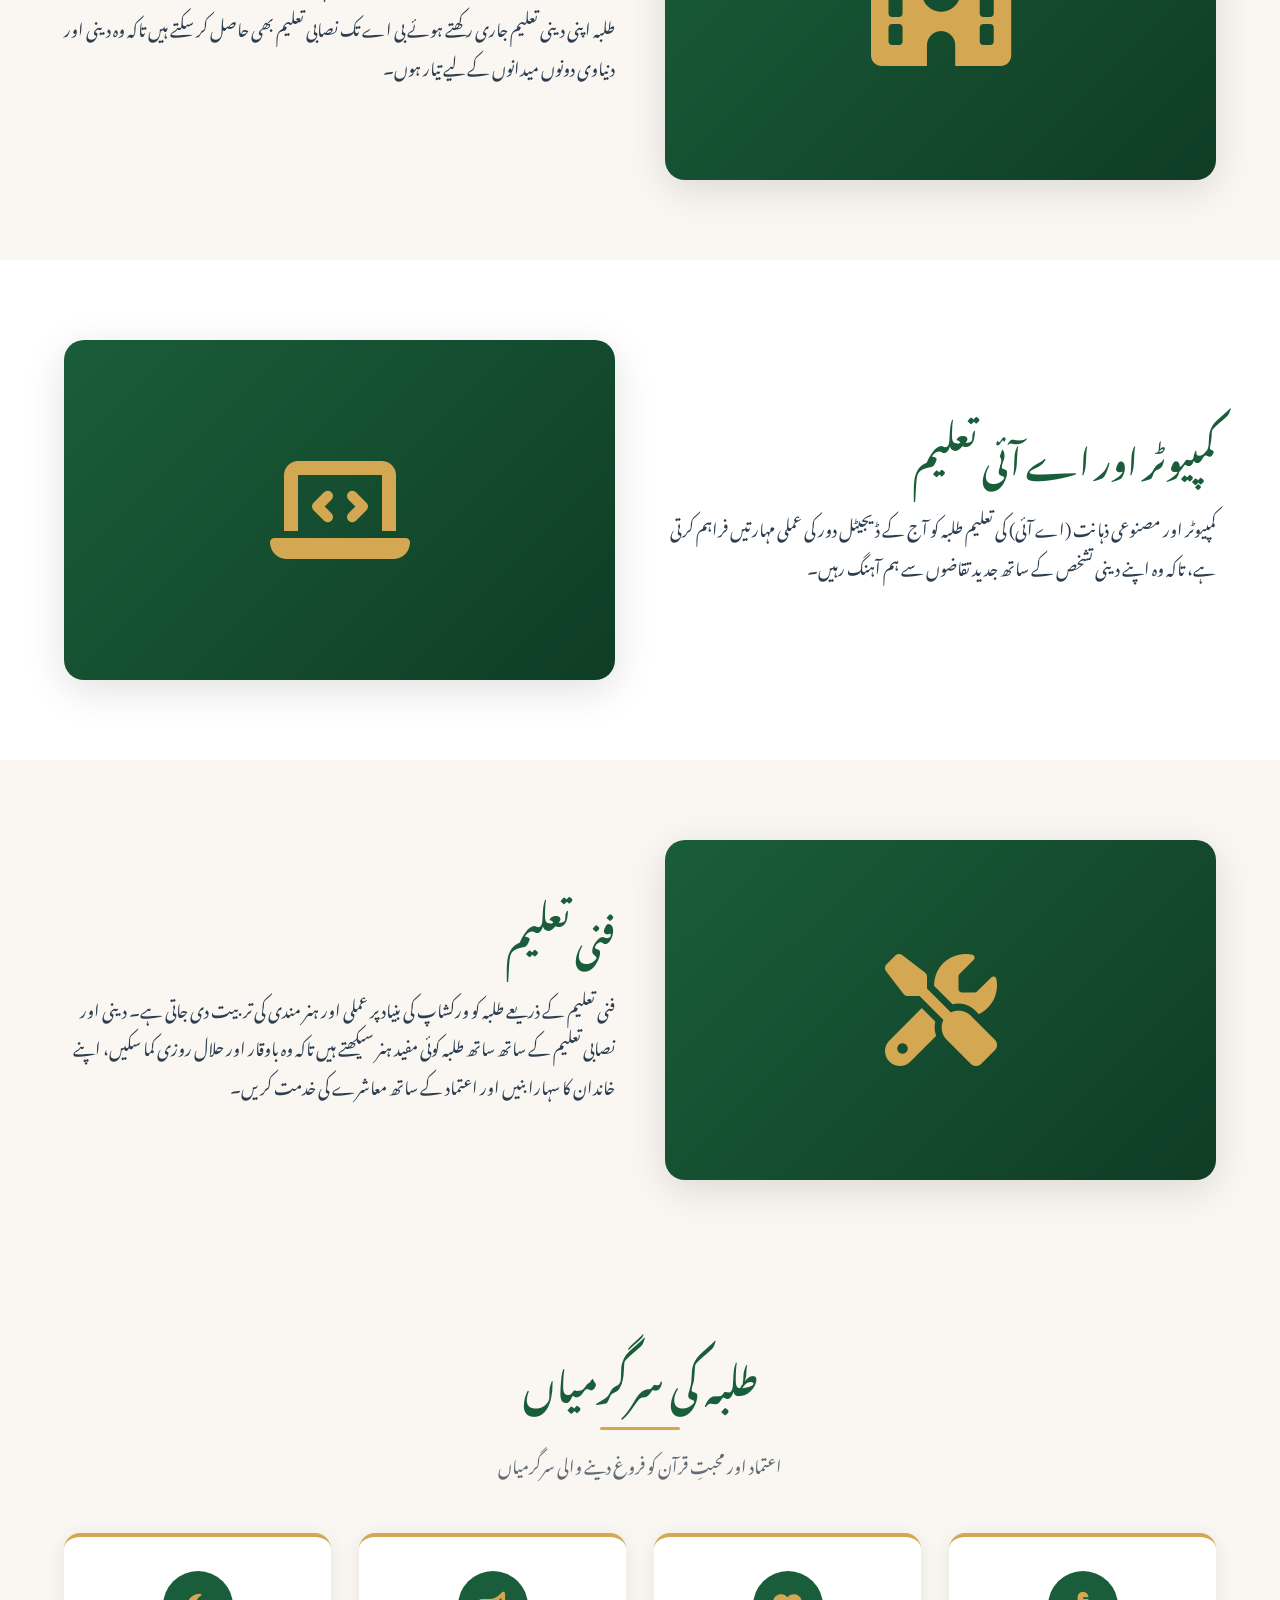
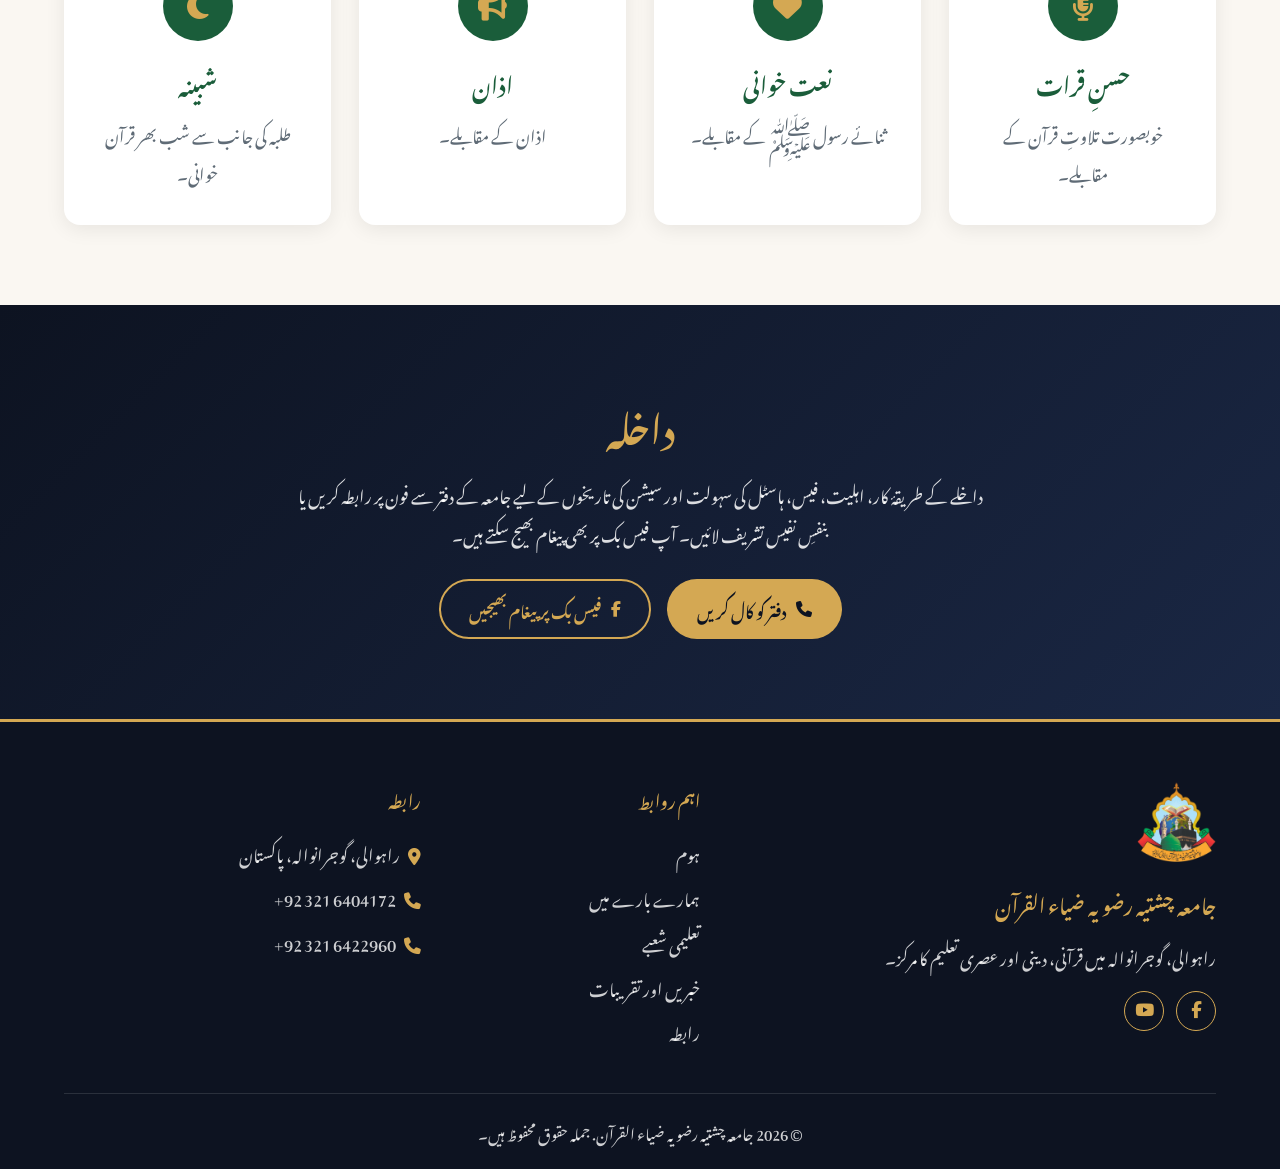
<file: programs.html>
<!DOCTYPE html>
<html lang="ur" dir="rtl" class="js-pending">
<head>
  <meta charset="UTF-8">
  <meta name="viewport" content="width=device-width, initial-scale=1.0">
  <meta name="description" content="Programs and admissions at Jamia Chishtia Razvia Zia-ul-Quran, Rahwali, Gujranwala - Hifz-ul-Quran, Dars-e-Nizami, education up to B.A., and computer and AI (Artificial Intelligence) classes.">
  <title>Programs &amp; Admissions | Jamia Chishtia Razvia Zia-ul-Quran</title>
  <script>
    (function () {
      var l = localStorage.getItem('language'); if (l !== 'en') l = 'ur';
      document.documentElement.lang = l; document.documentElement.dir = l === 'ur' ? 'rtl' : 'ltr';
      setTimeout(function () { document.documentElement.classList.remove('js-pending'); }, 1500);
    })();
  </script>
  <link rel="preconnect" href="https://fonts.googleapis.com">
  <link rel="preconnect" href="https://fonts.gstatic.com" crossorigin>
  <link href="https://fonts.googleapis.com/css2?family=Cormorant+Garamond:wght@500;600;700&family=Noto+Nastaliq+Urdu:wght@400;600;700&family=Playfair+Display:wght@500;600;700&display=swap" rel="stylesheet">
  <link rel="stylesheet" href="https://cdnjs.cloudflare.com/ajax/libs/font-awesome/6.5.1/css/all.min.css">
  <link rel="stylesheet" href="css/styles.css">
  <link rel="icon" type="image/png" href="assets/images/jamia-logo.png">
</head>
<body data-page="programs" data-title="titlePrograms">
  <div id="site-header"></div>

  <header class="page-header">
    <h1 data-translate="programsTitle">Programs &amp; Admissions</h1>
    <p data-translate="programsSubtitle">Religious and contemporary education for students</p>
  </header>

  <section class="section" id="hifz">
    <div class="container split">
      <div class="split-visual"><i class="fas fa-book-quran"></i></div>
      <div>
        <h2 data-translate="hifz">Hifz-ul-Quran</h2>
        <p data-translate="hifzLong"></p>
      </div>
    </div>
  </section>

  <section class="section section--alt" id="dars-e-nizami">
    <div class="container split">
      <div>
        <h2 data-translate="darsNizami">Dars-e-Nizami</h2>
        <p data-translate="darsNizamiLong"></p>
      </div>
      <div class="split-visual"><i class="fas fa-scroll"></i></div>
    </div>
  </section>

  <section class="section" id="schooling">
    <div class="container split">
      <div class="split-visual"><i class="fas fa-school"></i></div>
      <div>
        <h2 data-translate="schooling">Formal Education up to B.A.</h2>
        <p data-translate="schoolingLong"></p>
      </div>
    </div>
  </section>

  <section class="section section--alt" id="computer">
    <div class="container split">
      <div>
        <h2 data-translate="computer">Computer &amp; AI Education</h2>
        <p data-translate="computerLong"></p>
      </div>
      <div class="split-visual"><i class="fas fa-laptop-code"></i></div>
    </div>
  </section>

  <section class="section" id="technical">
    <div class="container split">
      <div class="split-visual"><i class="fas fa-screwdriver-wrench"></i></div>
      <div>
        <h2 data-translate="technical">Technical Education</h2>
        <p data-translate="technicalLong"></p>
      </div>
    </div>
  </section>

  <section class="section">
    <div class="container">
      <div class="section-title">
        <h2 data-translate="studentLifeTitle">Student Life</h2>
        <p data-translate="studentLifeDesc">Activities that build confidence and love of the Quran</p>
      </div>
      <div class="card-grid">
        <div class="card">
          <div class="icon"><i class="fas fa-microphone-lines"></i></div>
          <h3 data-translate="activityQirat">Husn-e-Qirat</h3>
          <p data-translate="activityQiratDesc"></p>
        </div>
        <div class="card">
          <div class="icon"><i class="fas fa-heart"></i></div>
          <h3 data-translate="activityNaat">Naat Khwani</h3>
          <p data-translate="activityNaatDesc"></p>
        </div>
        <div class="card">
          <div class="icon"><i class="fas fa-bullhorn"></i></div>
          <h3 data-translate="activityAzan">Azan</h3>
          <p data-translate="activityAzanDesc"></p>
        </div>
        <div class="card">
          <div class="icon"><i class="fas fa-moon"></i></div>
          <h3 data-translate="activityShabeena">Shabeena</h3>
          <p data-translate="activityShabeenaDesc"></p>
        </div>
      </div>
    </div>
  </section>

  <section class="section section--dark cta" id="admissions">
    <div class="container">
      <h2 data-translate="admissionsTitle">Admissions</h2>
      <p data-translate="admissionsText"></p>
      <div class="hero-buttons">
        <a data-site-link="phone" href="#" class="btn btn--gold"><i class="fas fa-phone"></i> <span data-translate="callNow">Call the Office</span></a>
        <a data-site-link="facebook" href="#" target="_blank" rel="noopener" class="btn btn--outline"><i class="fab fa-facebook-f"></i> <span data-translate="messageFacebook">Message on Facebook</span></a>
      </div>
    </div>
  </section>

  <div id="site-footer"></div>

  <script src="js/translations.js"></script>
  <script src="js/main.js"></script>
</body>
</html>
</file>
<file: css/styles.css>
/* ===== Theme ===== */
:root {
  --gold: #d4a853;
  --gold-dark: #b8923f;
  --green: #1a5d3a;
  --green-dark: #0f3d25;
  --blue: #1a2744;
  --midnight: #0d1321;
  --cream: #faf7f2;
  --white: #ffffff;
  --text: #2c3e50;
  --text-light: #5f6b76;
  --shadow: 0 10px 40px rgba(0, 0, 0, 0.12);
  --shadow-soft: 0 4px 20px rgba(0, 0, 0, 0.08);
  --radius: 16px;
  --nav-h: 76px;
  --font-en: 'Cormorant Garamond', Georgia, serif;
  --font-en-head: 'Playfair Display', Georgia, serif;
  --font-ur: 'Noto Nastaliq Urdu', 'Jameel Noori Nastaleeq', serif;
}

*, *::before, *::after { margin: 0; padding: 0; box-sizing: border-box; }
html { scroll-behavior: smooth; }
html.js-pending body { opacity: 0; }

body {
  font-family: var(--font-en);
  font-size: 1.2rem;
  background: var(--cream);
  color: var(--text);
  line-height: 1.7;
  overflow-x: hidden;
  padding-top: var(--nav-h);
  transition: opacity 0.2s;
}

h1, h2, h3, h4 {
  font-family: var(--font-en-head);
  font-weight: 600;
  line-height: 1.3;
  color: var(--green);
}

a { color: inherit; text-decoration: none; transition: all 0.25s; }
img { max-width: 100%; height: auto; }
ul { list-style: none; }

/* Urdu uses Nastaliq, which needs taller line boxes */
html[lang="ur"] body { font-family: var(--font-ur); font-size: 1.05rem; line-height: 2.3; }
html[lang="ur"] h1, html[lang="ur"] h2, html[lang="ur"] h3, html[lang="ur"] h4,
html[lang="ur"] .btn, html[lang="ur"] .nav-menu a {
  font-family: var(--font-ur);
  line-height: 2;
}
html[lang="ur"] .lang-toggle { font-family: var(--font-en-head); line-height: 1.4; }
html[lang="en"] .lang-toggle { font-family: var(--font-ur); line-height: 2; padding-block: 0; }

.container { max-width: 1200px; margin-inline: auto; padding-inline: 24px; width: 100%; }
.section { padding: 80px 0; }
.section--alt { background: var(--white); }
.section--dark { background: linear-gradient(135deg, var(--midnight), var(--blue)); color: var(--white); }
.section--dark h2, .section--dark h3 { color: var(--gold); }

.section-title { text-align: center; margin-bottom: 50px; }
.section-title h2 { font-size: 2.4rem; display: inline-block; position: relative; padding-bottom: 14px; }
.section-title h2::after {
  content: ''; position: absolute; bottom: 0; inset-inline-start: 50%;
  width: 80px; height: 3px; background: var(--gold); border-radius: 2px;
  transform: translateX(-50%);
}
html[dir="rtl"] .section-title h2::after { transform: translateX(50%); }
.section-title p { color: var(--text-light); margin-top: 14px; }
.section--dark .section-title h2 { color: var(--gold); }
.section--dark .section-title p { color: rgba(255, 255, 255, 0.75); }

/* ===== Buttons ===== */
.btn {
  display: inline-flex; align-items: center; gap: 10px;
  padding: 12px 28px; border-radius: 50px; border: 2px solid transparent;
  font-family: var(--font-en-head); font-size: 1rem; font-weight: 600; cursor: pointer;
}
.btn--gold { background: var(--gold); color: var(--midnight); }
.btn--gold:hover { background: var(--gold-dark); transform: translateY(-2px); }
.btn--outline { border-color: var(--gold); color: var(--gold); }
.btn--outline:hover { background: var(--gold); color: var(--midnight); }
.btn--green { background: var(--green); color: var(--white); }
.btn--green:hover { background: var(--green-dark); transform: translateY(-2px); }

/* ===== Navbar ===== */
.navbar {
  position: fixed; top: 0; inset-inline: 0; height: var(--nav-h); z-index: 1000;
  background: var(--midnight); border-bottom: 2px solid var(--gold);
}
.nav-container { height: 100%; display: flex; align-items: center; justify-content: space-between; gap: 16px; }
.nav-brand { display: flex; align-items: center; gap: 12px; color: var(--gold); min-width: 0; }
.nav-logo { height: 58px; width: auto; flex-shrink: 0; }
.hero-logo { height: 190px; width: auto; margin-bottom: 14px; filter: drop-shadow(0 6px 20px rgba(0, 0, 0, 0.5)); }
.footer-logo { height: 80px; width: auto; margin-bottom: 12px; }
@media (max-width: 600px) { .hero-logo { height: 140px; } .nav-brand span { font-size: 0.95rem; } }
.nav-brand span { font-family: var(--font-en-head); font-weight: 700; font-size: 1.1rem; line-height: 1.3; }
html[lang="ur"] .nav-brand span { font-family: var(--font-ur); font-size: 1rem; line-height: 1.8; }

.nav-menu { display: flex; align-items: center; gap: 6px; }
.nav-menu a { display: block; padding: 8px 16px; border-radius: 30px; color: rgba(255, 255, 255, 0.9); font-weight: 600; }
.nav-menu a:hover, .nav-menu a.active { background: rgba(212, 168, 83, 0.18); color: var(--gold); }
.nav-menu a.nav-cta { background: var(--gold); color: var(--midnight); }
.nav-menu a.nav-cta:hover { background: var(--gold-dark); }

.nav-right { display: flex; align-items: center; gap: 12px; }
.lang-toggle {
  background: transparent; border: 2px solid var(--gold); color: var(--gold);
  padding: 4px 16px; border-radius: 30px; cursor: pointer; font-size: 1rem; font-weight: 700;
}
.lang-toggle:hover { background: var(--gold); color: var(--midnight); }
.nav-toggle { display: none; background: none; border: 0; color: var(--gold); font-size: 1.6rem; cursor: pointer; }

@media (max-width: 960px) {
  .nav-toggle { display: block; }
  .nav-menu {
    position: absolute; top: var(--nav-h); inset-inline: 0; flex-direction: column; align-items: stretch;
    background: var(--midnight); padding: 12px 24px 20px; gap: 4px;
    border-bottom: 2px solid var(--gold); display: none;
  }
  .nav-menu.open { display: flex; }
  .nav-menu a { text-align: start; border-radius: 10px; }
}

/* ===== Hero & page headers ===== */
.hero {
  min-height: 78vh; display: flex; align-items: center; text-align: center; color: var(--white);
  background:
    radial-gradient(circle at 20% 20%, rgba(212, 168, 83, 0.15), transparent 45%),
    linear-gradient(135deg, var(--midnight) 0%, var(--blue) 50%, var(--green-dark) 100%);
}
.hero .bismillah { font-family: var(--font-ur); color: var(--gold); font-size: 1.8rem; margin-bottom: 10px; line-height: 2.2; }
.hero h1 { color: var(--white); font-size: clamp(2.2rem, 5vw, 3.8rem); margin-bottom: 14px; }
.hero p { font-size: 1.35rem; max-width: 760px; margin: 0 auto 32px; color: rgba(255, 255, 255, 0.88); }
.hero .location { color: var(--gold); font-weight: 600; margin-bottom: 18px; }
.hero-buttons { display: flex; gap: 16px; justify-content: center; flex-wrap: wrap; }

.page-header {
  text-align: center; color: var(--white); padding: 70px 24px;
  background: linear-gradient(135deg, var(--midnight), var(--blue) 60%, var(--green-dark));
}
.page-header h1 { color: var(--gold); font-size: 2.8rem; }
.page-header p { color: rgba(255, 255, 255, 0.85); font-size: 1.25rem; margin-top: 8px; }

/* ===== Cards ===== */
.card-grid { display: grid; grid-template-columns: repeat(auto-fit, minmax(250px, 1fr)); gap: 28px; }
.card {
  background: var(--white); border-radius: var(--radius); padding: 34px 28px; text-align: center;
  box-shadow: var(--shadow-soft); border-top: 4px solid var(--gold);
}
.section--alt .card { background: var(--cream); }
.card:hover { transform: translateY(-6px); box-shadow: var(--shadow); }
.card .icon {
  width: 70px; height: 70px; margin: 0 auto 18px; border-radius: 50%;
  display: flex; align-items: center; justify-content: center;
  font-size: 1.8rem; background: var(--green); color: var(--gold);
}
.card h3 { font-size: 1.4rem; margin-bottom: 10px; }
.card p { color: var(--text-light); }

/* ===== Split layout ===== */
.split { display: grid; grid-template-columns: 1fr 1fr; gap: 50px; align-items: center; }
.split-visual {
  min-height: 340px; border-radius: 20px; display: flex; align-items: center; justify-content: center;
  font-size: 7rem; color: var(--gold); box-shadow: var(--shadow);
  background: linear-gradient(135deg, var(--green), var(--green-dark));
}
.split h2 { font-size: 2.2rem; margin-bottom: 16px; }
.split p { margin-bottom: 14px; }
.check-list li { padding-block: 4px; }
.check-list i { color: var(--gold-dark); margin-inline-end: 10px; }
@media (max-width: 800px) { .split { grid-template-columns: 1fr; gap: 30px; } }

/* ===== News ===== */
.news-list { display: grid; gap: 24px; max-width: 900px; margin-inline: auto; }
.news-card {
  display: flex; gap: 24px; background: var(--white); border-radius: var(--radius);
  padding: 26px; box-shadow: var(--shadow-soft); border-inline-start: 5px solid var(--gold);
}
.section--alt .news-card { background: var(--cream); }
.news-date {
  flex: 0 0 120px; text-align: center; background: var(--green); color: var(--gold);
  border-radius: 12px; padding: 12px 8px; font-weight: 700; align-self: flex-start;
}
.news-card h3 { font-size: 1.35rem; margin-bottom: 6px; }
.news-source { color: var(--text-light); font-size: 0.95rem; text-align: center; margin-top: 30px; }
@media (max-width: 600px) { .news-card { flex-direction: column; } .news-date { flex-basis: auto; } }

/* ===== Leadership ===== */
.person-card { max-width: 760px; margin: 0 auto 28px; display: flex; gap: 24px; align-items: center; text-align: start;
  background: var(--white); border-radius: var(--radius); padding: 28px; box-shadow: var(--shadow-soft); }
.person-card .avatar { flex: 0 0 84px; height: 84px; border-radius: 50%; background: var(--green); color: var(--gold);
  display: flex; align-items: center; justify-content: center; font-size: 2.2rem; }
.person-card h3 { font-size: 1.4rem; }
.person-card .role { color: var(--gold-dark); font-weight: 700; margin-bottom: 6px; }
@media (max-width: 600px) { .person-card { flex-direction: column; text-align: center; } }

/* ===== Contact ===== */
.contact-grid { display: grid; grid-template-columns: repeat(auto-fit, minmax(260px, 1fr)); gap: 24px; margin-bottom: 40px; }
.contact-item { display: flex; gap: 16px; align-items: flex-start; background: var(--white); padding: 24px;
  border-radius: var(--radius); box-shadow: var(--shadow-soft); }
.contact-item .icon { flex: 0 0 52px; height: 52px; border-radius: 50%; background: var(--green); color: var(--gold);
  display: flex; align-items: center; justify-content: center; font-size: 1.3rem; }
.contact-item h4 { font-size: 1.2rem; margin-bottom: 4px; }
.contact-item a:hover { color: var(--gold-dark); }
.map-frame { width: 100%; height: 400px; border: 0; border-radius: var(--radius); box-shadow: var(--shadow); }

/* ===== Donations ===== */
.bank-card { max-width: 820px; margin: 0 auto; background: var(--white); border-radius: var(--radius); padding: 34px 30px;
  box-shadow: var(--shadow-soft); border-top: 4px solid var(--gold); }
.bank-card h3 { font-size: 1.5rem; margin-bottom: 18px; text-align: center; }
.bank-card h3 i { color: var(--gold-dark); margin-inline-end: 8px; }
.bank-row { display: grid; grid-template-columns: 200px 1fr; gap: 16px; padding: 12px 0; border-bottom: 1px solid rgba(0, 0, 0, 0.08); }
.bank-row:last-child { border-bottom: 0; }
.bank-row dt { font-weight: 700; color: var(--green); }
.bank-row dd { margin: 0; word-break: break-word; }
.bank-iban { font-weight: 700; letter-spacing: 0.04em; margin-inline-end: 12px; }
.copy-btn { display: inline-flex; align-items: center; gap: 6px; margin-top: 6px; padding: 6px 14px; border: 0; border-radius: 999px;
  background: var(--green); color: var(--gold); font: inherit; font-size: 0.95rem; cursor: pointer; }
.copy-btn:hover { background: var(--green-dark); }
.bank-note { margin-top: 18px; color: var(--text-light); text-align: center; font-size: 0.98rem; }
@media (max-width: 600px) { .bank-row { grid-template-columns: 1fr; gap: 4px; } }

/* ===== CTA ===== */
.cta { text-align: center; }
.cta h2 { font-size: 2.4rem; margin-bottom: 12px; }
.cta p { max-width: 700px; margin: 0 auto 28px; color: rgba(255, 255, 255, 0.85); }

/* ===== Footer ===== */
.footer { background: var(--midnight); color: rgba(255, 255, 255, 0.8); padding: 60px 0 0; border-top: 3px solid var(--gold); }
.footer-grid { display: grid; grid-template-columns: 2fr 1fr 1.5fr; gap: 40px; padding-bottom: 40px; }
.footer h3, .footer h4 { color: var(--gold); margin-bottom: 14px; }
.footer li { padding-block: 3px; }
.footer a:hover { color: var(--gold); }
.footer i { color: var(--gold); margin-inline-end: 8px; }
.footer-social { display: flex; gap: 12px; margin-top: 16px; }
.footer-social a { width: 40px; height: 40px; border-radius: 50%; border: 1px solid var(--gold);
  display: flex; align-items: center; justify-content: center; color: var(--gold); }
.footer-social a:hover { background: var(--gold); color: var(--midnight); }
.footer-social i { margin: 0; color: inherit; }
.footer-bottom { border-top: 1px solid rgba(255, 255, 255, 0.12); padding: 20px 0; text-align: center; font-size: 0.95rem; }
@media (max-width: 800px) { .footer-grid { grid-template-columns: 1fr; } }

@media (max-width: 600px) {
  .section { padding: 56px 0; }
  .section-title h2, .page-header h1, .cta h2 { font-size: 1.9rem; }
}
</file>
